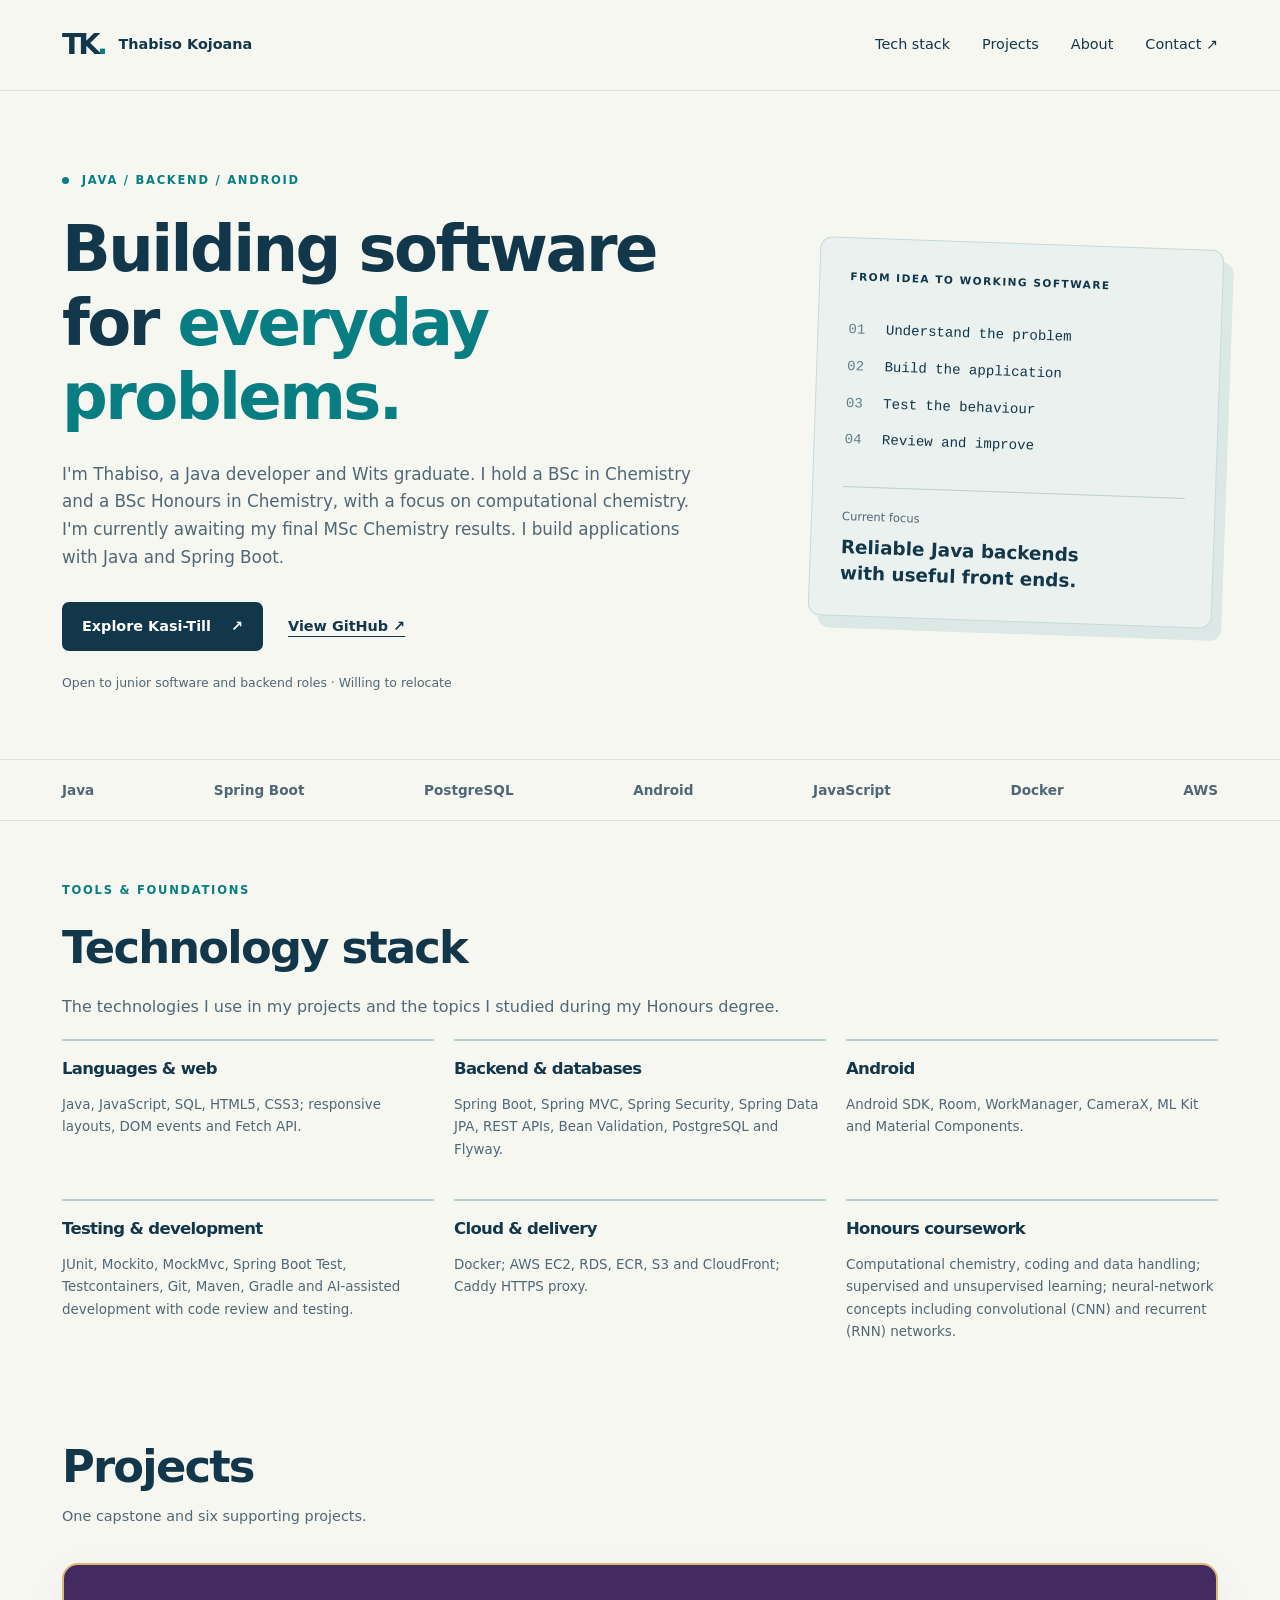
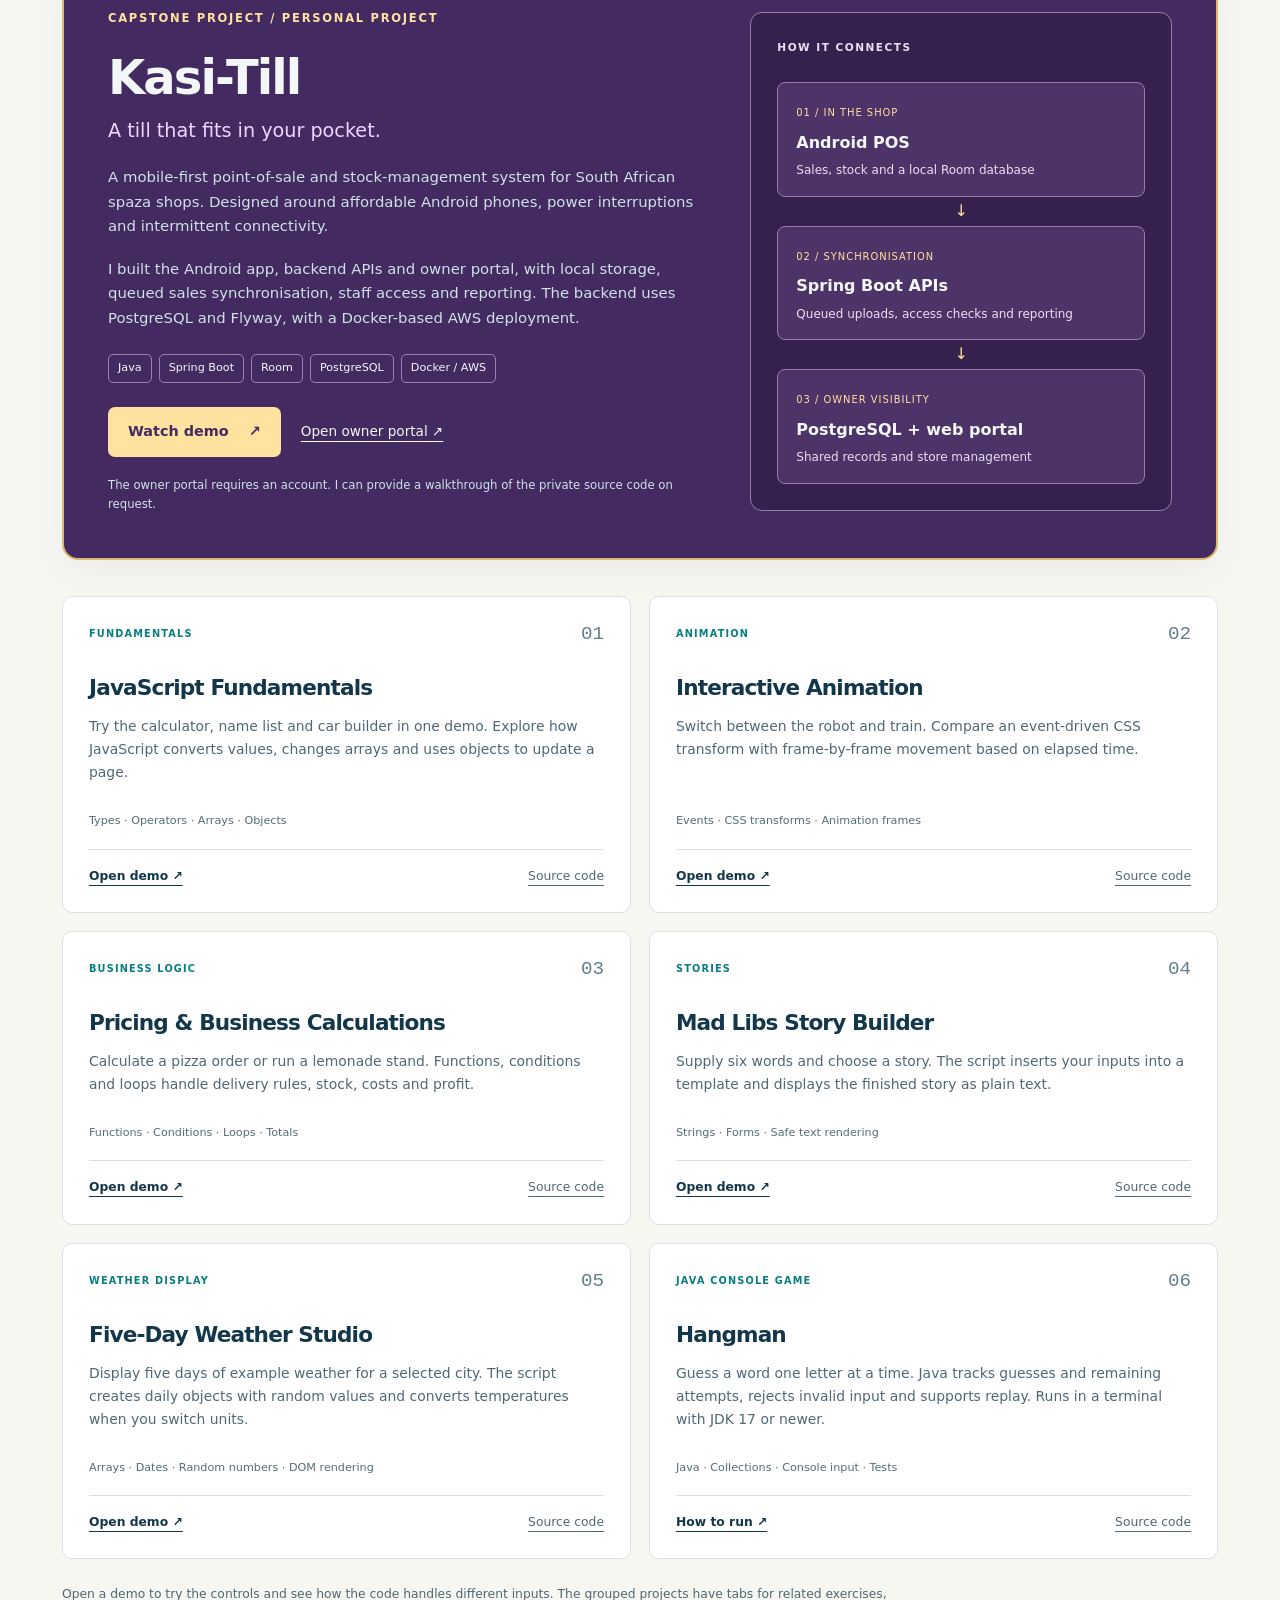
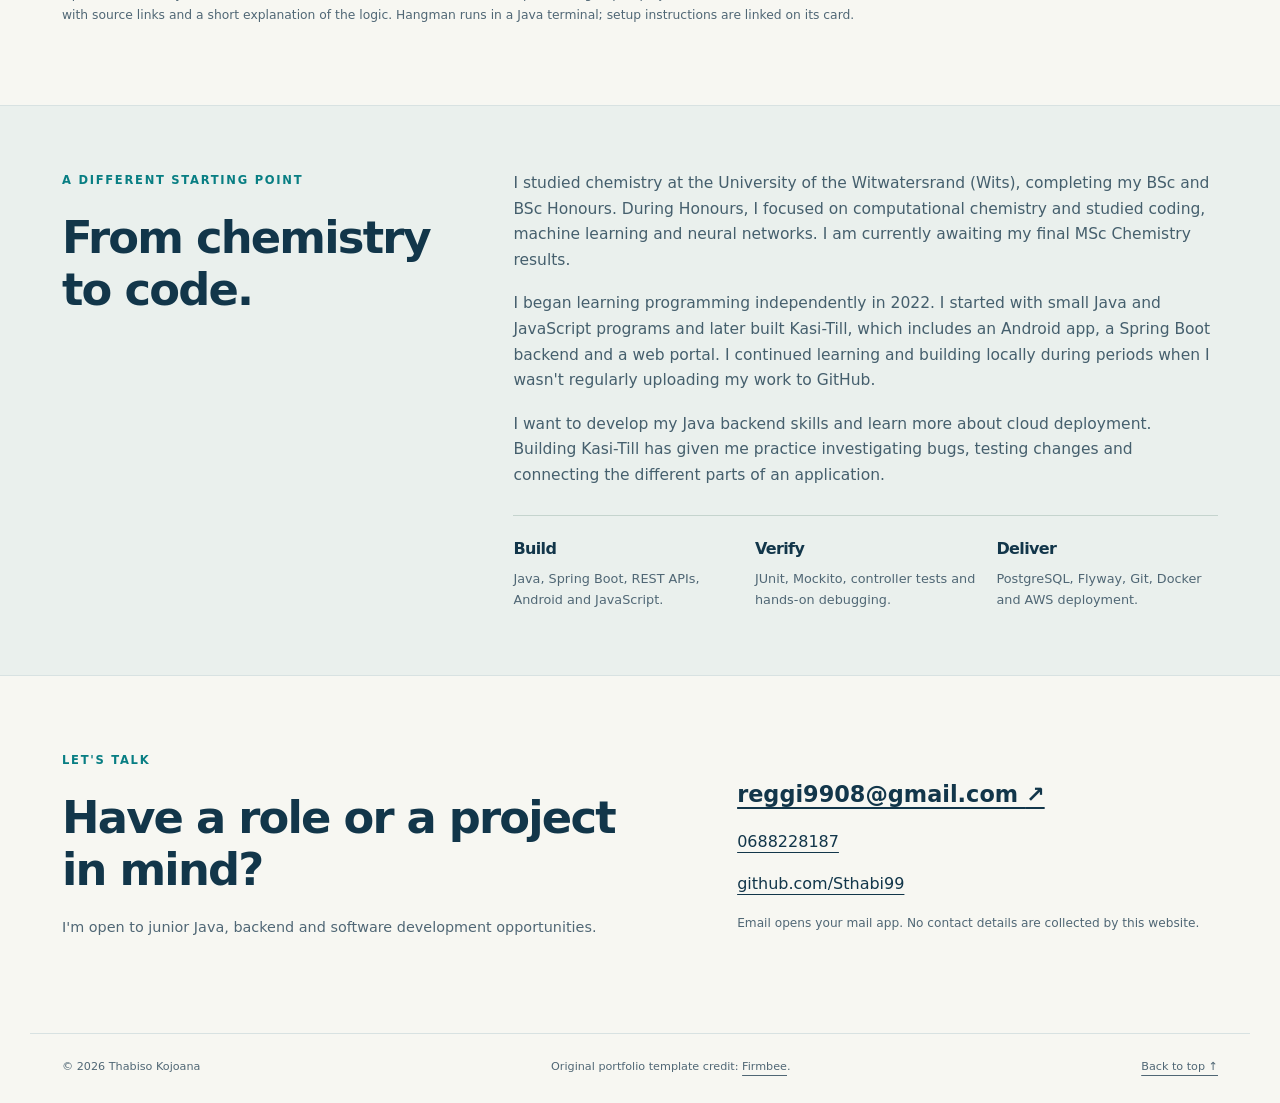
<file: index.html>
<!DOCTYPE html>
<html lang="en">
<head>
<meta charset="UTF-8"><meta name="viewport" content="width=device-width, initial-scale=1">
<meta name="author" content="Thabiso Kojoana">
<meta name="description" content="Thabiso Kojoana's software portfolio: Java, Spring Boot, Android and web projects, including Kasi-Till, a mobile-first point-of-sale system.">
<meta name="theme-color" content="#12364a">
<title>Thabiso Kojoana | Java &amp; Backend Developer</title>
<link rel="stylesheet" href="css/portfolio.css">
<link rel="stylesheet" href="css/portfolio-refinements.css">
<script src="js/portfolio.js" defer></script>
</head>
<body>
<a class="skip-link" href="#main">Skip to content</a>
<header class="site-header"><div class="shell nav-wrap">
<a class="brand" href="#home" aria-label="Thabiso Kojoana, home"><span class="monogram" aria-hidden="true">TK<span>.</span></span><span>Thabiso Kojoana</span></a>
<nav aria-label="Main navigation"><a href="#technology">Tech stack</a><a href="#portfolio">Projects</a><a href="#about">About</a><a href="#contact">Contact <span aria-hidden="true">↗</span></a></nav>
</div></header>
<main id="main">
<section id="home" class="hero shell">
<div class="hero-copy"><p class="eyebrow"><span class="status-dot" aria-hidden="true"></span> JAVA / BACKEND / ANDROID</p>
<h1>Building software<br>for <em>everyday problems.</em></h1>
<p class="lead">I'm Thabiso, a Java developer and Wits graduate. I hold a BSc in Chemistry and a BSc Honours in Chemistry, with a focus on computational chemistry. I'm currently awaiting my final MSc Chemistry results. I build applications with Java and Spring Boot.</p>
<div class="hero-actions"><a class="button primary" href="#kasi-till">Explore Kasi-Till <span aria-hidden="true">↗</span></a><a class="text-link" href="https://github.com/Sthabi99">View GitHub <span aria-hidden="true">↗</span></a></div>
<p class="availability">Open to junior software and backend roles · Willing to relocate</p></div>
<aside class="hero-note" aria-label="Development focus"><p class="note-label">FROM IDEA TO WORKING SOFTWARE</p><div class="code-lines" aria-hidden="true"><span>01</span> Understand the problem<br><span>02</span> Build the application<br><span>03</span> Test the behaviour<br><span>04</span> Review and improve</div><div class="note-bottom"><span>Current focus</span><strong>Reliable Java backends<br>with useful front ends.</strong></div></aside>
</section>
<div class="skills-band"><div class="shell"><span>Java</span><span>Spring Boot</span><span>PostgreSQL</span><span>Android</span><span>JavaScript</span><span>Docker</span><span>AWS</span></div></div>
<section id="technology" class="shell technology-section"><p class="eyebrow">TOOLS &amp; FOUNDATIONS</p><h2>Technology stack</h2><p class="technology-intro">The technologies I use in my projects and the topics I studied during my Honours degree.</p><div class="technology-grid"><article><h3>Languages &amp; web</h3><p>Java, JavaScript, SQL, HTML5, CSS3; responsive layouts, DOM events and Fetch API.</p></article><article><h3>Backend &amp; databases</h3><p>Spring Boot, Spring MVC, Spring Security, Spring Data JPA, REST APIs, Bean Validation, PostgreSQL and Flyway.</p></article><article><h3>Android</h3><p>Android SDK, Room, WorkManager, CameraX, ML Kit and Material Components.</p></article><article><h3>Testing &amp; development</h3><p>JUnit, Mockito, MockMvc, Spring Boot Test, Testcontainers, Git, Maven, Gradle and AI-assisted development with code review and testing.</p></article><article><h3>Cloud &amp; delivery</h3><p>Docker; AWS EC2, RDS, ECR, S3 and CloudFront; Caddy HTTPS proxy.</p></article><article><h3>Honours coursework</h3><p>Computational chemistry, coding and data handling; supervised and unsupervised learning; neural-network concepts including convolutional (CNN) and recurrent (RNN) networks.</p></article></div></section>
<section id="portfolio" class="shell projects-section">
<div class="section-heading"><div><h2>Projects</h2><p class="projects-summary">One capstone and six supporting projects.</p></div></div>
<article id="kasi-till" class="featured">
<div class="featured-copy"><p class="eyebrow">CAPSTONE PROJECT / PERSONAL PROJECT</p><h3>Kasi-Till</h3><p class="feature-summary">A till that fits in your pocket.</p>
<p>A mobile-first point-of-sale and stock-management system for South African spaza shops. Designed around affordable Android phones, power interruptions and intermittent connectivity.</p>
<p>I built the Android app, backend APIs and owner portal, with local storage, queued sales synchronisation, staff access and reporting. The backend uses PostgreSQL and Flyway, with a Docker-based AWS deployment.</p>
<div class="tags"><span>Java</span><span>Spring Boot</span><span>Room</span><span>PostgreSQL</span><span>Docker / AWS</span></div>
<div class="feature-links"><a class="button light" href="https://youtu.be/FUxB36qgQo0">Watch demo <span aria-hidden="true">↗</span></a><a href="https://63-186-192-30.sslip.io">Open owner portal <span aria-hidden="true">↗</span></a></div>
<p class="feature-footnote">The owner portal requires an account. I can provide a walkthrough of the private source code on request.</p></div>
<div class="architecture" aria-label="Kasi-Till system overview"><p class="note-label">HOW IT CONNECTS</p>
<div class="system-node"><span>01 / IN THE SHOP</span><strong>Android POS</strong><p>Sales, stock and a local Room database</p></div>
<div class="connector" aria-hidden="true">↓</div><div class="system-node"><span>02 / SYNCHRONISATION</span><strong>Spring Boot APIs</strong><p>Queued uploads, access checks and reporting</p></div>
<div class="connector" aria-hidden="true">↓</div><div class="system-node"><span>03 / OWNER VISIBILITY</span><strong>PostgreSQL + web portal</strong><p>Shared records and store management</p></div>
</div></article>

<div class="project-grid">
<article class="project-card"><div class="card-top"><span class="project-type">FUNDAMENTALS</span><span class="card-number" aria-hidden="true">01</span></div><h3>JavaScript Fundamentals</h3><p>Try the calculator, name list and car builder in one demo. Explore how JavaScript converts values, changes arrays and uses objects to update a page.</p><p class="stack">Types · Operators · Arrays · Objects</p><div class="card-links"><a href="projects/fundamentals.html">Open demo ↗</a><a class="source" href="https://github.com/Sthabi99/Sthabi99.github.io/blob/main/projects/fundamentals.html">Source code</a></div></article>
<article class="project-card"><div class="card-top"><span class="project-type">ANIMATION</span><span class="card-number" aria-hidden="true">02</span></div><h3>Interactive Animation</h3><p>Switch between the robot and train. Compare an event-driven CSS transform with frame-by-frame movement based on elapsed time.</p><p class="stack">Events · CSS transforms · Animation frames</p><div class="card-links"><a href="projects/animation.html">Open demo ↗</a><a class="source" href="https://github.com/Sthabi99/Sthabi99.github.io/blob/main/projects/animation.html">Source code</a></div></article>
<article class="project-card"><div class="card-top"><span class="project-type">BUSINESS LOGIC</span><span class="card-number" aria-hidden="true">03</span></div><h3>Pricing &amp; Business Calculations</h3><p>Calculate a pizza order or run a lemonade stand. Functions, conditions and loops handle delivery rules, stock, costs and profit.</p><p class="stack">Functions · Conditions · Loops · Totals</p><div class="card-links"><a href="projects/business.html">Open demo ↗</a><a class="source" href="https://github.com/Sthabi99/Sthabi99.github.io/blob/main/projects/business.html">Source code</a></div></article>
<article class="project-card"><div class="card-top"><span class="project-type">STORIES</span><span class="card-number" aria-hidden="true">04</span></div><h3>Mad Libs Story Builder</h3><p>Supply six words and choose a story. The script inserts your inputs into a template and displays the finished story as plain text.</p><p class="stack">Strings · Forms · Safe text rendering</p><div class="card-links"><a href="chapter10/chapter10.html">Open demo ↗</a><a class="source" href="https://github.com/Sthabi99/Sthabi99.github.io/tree/main/chapter10">Source code</a></div></article>
<article class="project-card"><div class="card-top"><span class="project-type">WEATHER DISPLAY</span><span class="card-number" aria-hidden="true">05</span></div><h3>Five-Day Weather Studio</h3><p>Display five days of example weather for a selected city. The script creates daily objects with random values and converts temperatures when you switch units.</p><p class="stack">Arrays · Dates · Random numbers · DOM rendering</p><div class="card-links"><a href="chapter17/chapter17.html">Open demo ↗</a><a class="source" href="https://github.com/Sthabi99/Sthabi99.github.io/tree/main/chapter17">Source code</a></div></article>
<article class="project-card"><div class="card-top"><span class="project-type">JAVA CONSOLE GAME</span><span class="card-number" aria-hidden="true">06</span></div><h3>Hangman</h3><p>Guess a word one letter at a time. Java tracks guesses and remaining attempts, rejects invalid input and supports replay. Runs in a terminal with JDK 17 or newer.</p><p class="stack">Java · Collections · Console input · Tests</p><div class="card-links"><a href="https://github.com/Sthabi99/Sthabi99.github.io/tree/main/java/hangman#compile-and-play">How to run ↗</a><a class="source" href="https://github.com/Sthabi99/Sthabi99.github.io/tree/main/java/hangman">Source code</a></div></article>
</div>
<p class="collection-note">Open a demo to try the controls and see how the code handles different inputs. The grouped projects have tabs for related exercises, with source links and a short explanation of the logic. Hangman runs in a Java terminal; setup instructions are linked on its card.</p>
</section>
<section id="about" class="about-section"><div class="shell about-grid">
<div><p class="eyebrow">A DIFFERENT STARTING POINT</p><h2>From chemistry<br>to code.</h2></div>
<div><p>I studied chemistry at the University of the Witwatersrand (Wits), completing my BSc and BSc Honours. During Honours, I focused on computational chemistry and studied coding, machine learning and neural networks. I am currently awaiting my final MSc Chemistry results.</p>
<p>I began learning programming independently in 2022. I started with small Java and JavaScript programs and later built Kasi-Till, which includes an Android app, a Spring Boot backend and a web portal. I continued learning and building locally during periods when I wasn't regularly uploading my work to GitHub.</p>
<p>I want to develop my Java backend skills and learn more about cloud deployment. Building Kasi-Till has given me practice investigating bugs, testing changes and connecting the different parts of an application.</p>
<div class="focus-grid"><div><h3>Build</h3><p>Java, Spring Boot, REST APIs, Android and JavaScript.</p></div><div><h3>Verify</h3><p>JUnit, Mockito, controller tests and hands-on debugging.</p></div><div><h3>Deliver</h3><p>PostgreSQL, Flyway, Git, Docker and AWS deployment.</p></div></div>
</div></div></section>
<section id="contact" class="shell contact-section"><div><p class="eyebrow">LET'S TALK</p><h2>Have a role or a project<br>in mind?</h2><p>I'm open to junior Java, backend and software development opportunities.</p></div>
<div class="contact-links"><a class="email-link" href="mailto:reggi9908@gmail.com">reggi9908@gmail.com <span aria-hidden="true">↗</span></a><a class="phone-link" href="tel:+27688228187">0688228187</a><a href="https://github.com/Sthabi99">github.com/Sthabi99</a><p>Email opens your mail app. No contact details are collected by this website.</p></div></section>
</main>
<footer class="shell site-footer"><p>© <span id="year">2026</span> Thabiso Kojoana</p><p>Original portfolio template credit: <a href="https://firmbee.com">Firmbee</a>.</p><a href="#home">Back to top ↑</a></footer>
</body></html>
</file>
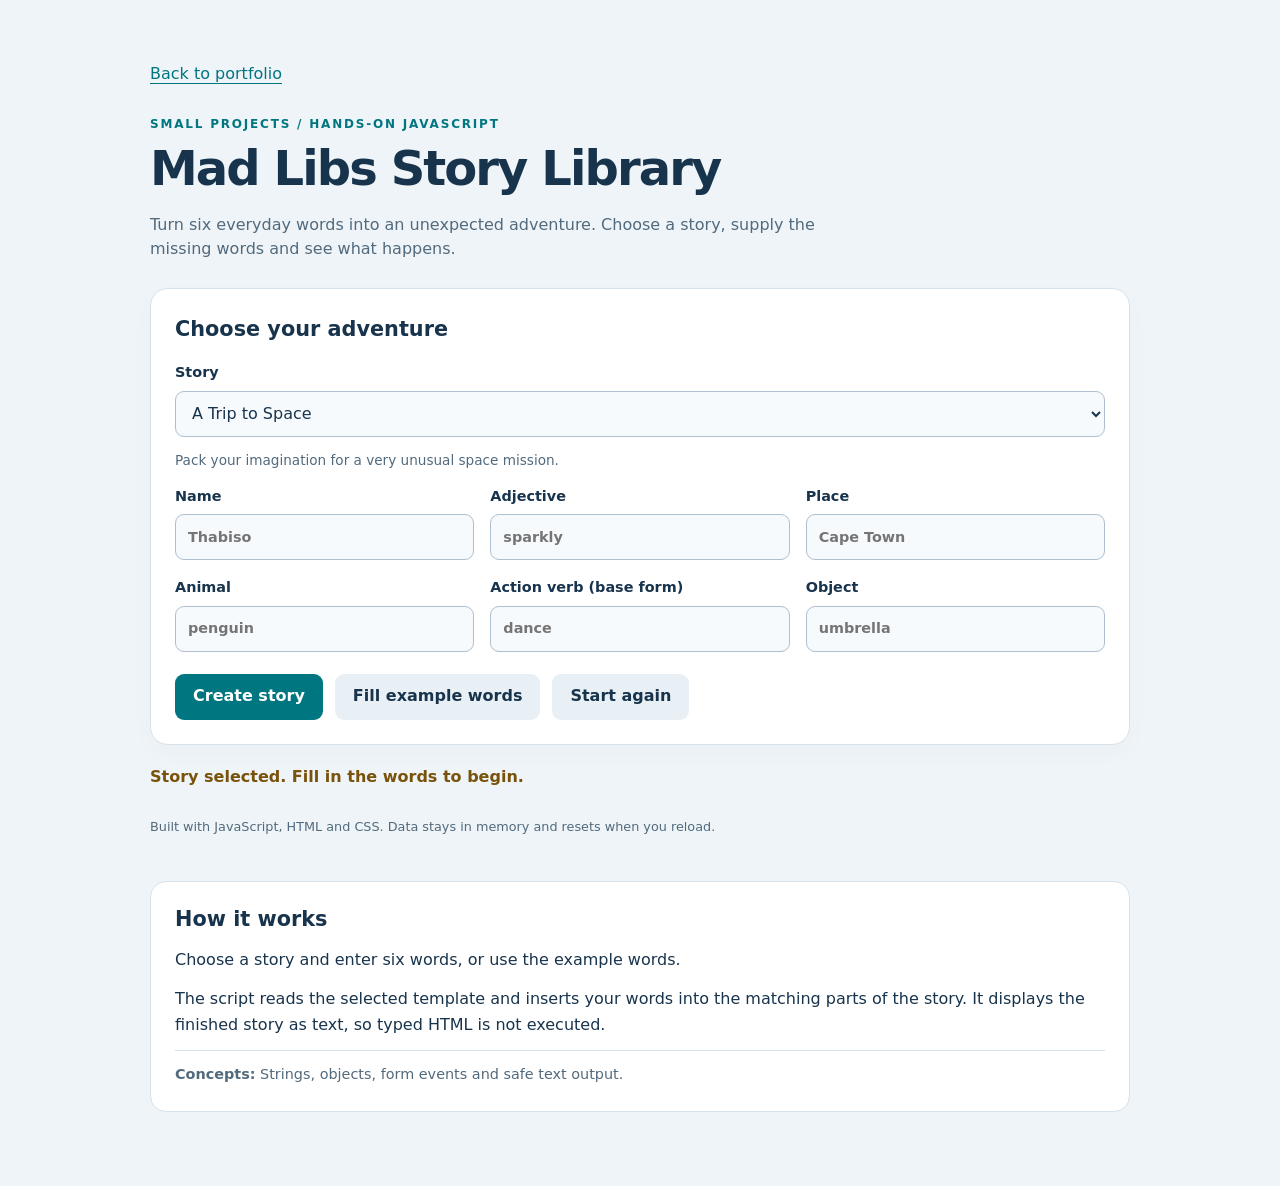
<file: chapter10/chapter10.html>
<!DOCTYPE html>
<html lang="en"><head><meta charset="UTF-8"><meta name="viewport" content="width=device-width, initial-scale=1"><title>Mad Libs Story Library</title><link rel="stylesheet" href="chapter10.css"><link rel="stylesheet" href="../assets/project-notes.css"></head>
<body><main><a href="../index.html">Back to portfolio</a><p class="eyebrow">SMALL PROJECTS / HANDS-ON JAVASCRIPT</p><h1>Mad Libs Story Library</h1><p class="intro">Turn six everyday words into an unexpected adventure. Choose a story, supply the missing words and see what happens.</p>
<form id="storyForm" class="panel"><h2>Choose your adventure</h2><label for="template">Story</label><select id="template"><option value="space">A Trip to Space</option><option value="picnic">The Unexpected Picnic</option><option value="robot">The Robot's First Day</option></select><p id="hint" class="note"></p>
<div class="fields"><label>Name<input id="name" maxlength="60" required placeholder="Thabiso"></label><label>Adjective<input id="adjective" maxlength="60" required placeholder="sparkly"></label><label>Place<input id="place" maxlength="60" required placeholder="Cape Town"></label><label>Animal<input id="animal" maxlength="60" required placeholder="penguin"></label><label>Action verb (base form)<input id="verb" maxlength="60" required placeholder="dance"></label><label>Object<input id="object" maxlength="60" required placeholder="umbrella"></label></div>
<div class="controls"><button type="submit">Create story</button><button type="button" id="example" class="secondary">Fill example words</button><button type="button" id="reset" class="secondary">Start again</button></div></form>
<p class="status" id="status" role="status" aria-live="polite"></p>
<section class="panel" id="result" hidden aria-labelledby="storyTitle"><h2 id="storyTitle"></h2><p id="story" class="story"></p></section>

<footer>Built with JavaScript, HTML and CSS. Data stays in memory and resets when you reload.</footer><section class="project-explanation" aria-label="About this project"><h2>How it works</h2><p>Choose a story and enter six words, or use the example words.</p><p>The script reads the selected template and inserts your words into the matching parts of the story. It displays the finished story as text, so typed HTML is not executed.</p><p class="concepts"><strong>Concepts:</strong> Strings, objects, form events and safe text output.</p></section></main><script src="chapter10.js"></script></body></html>
</file>
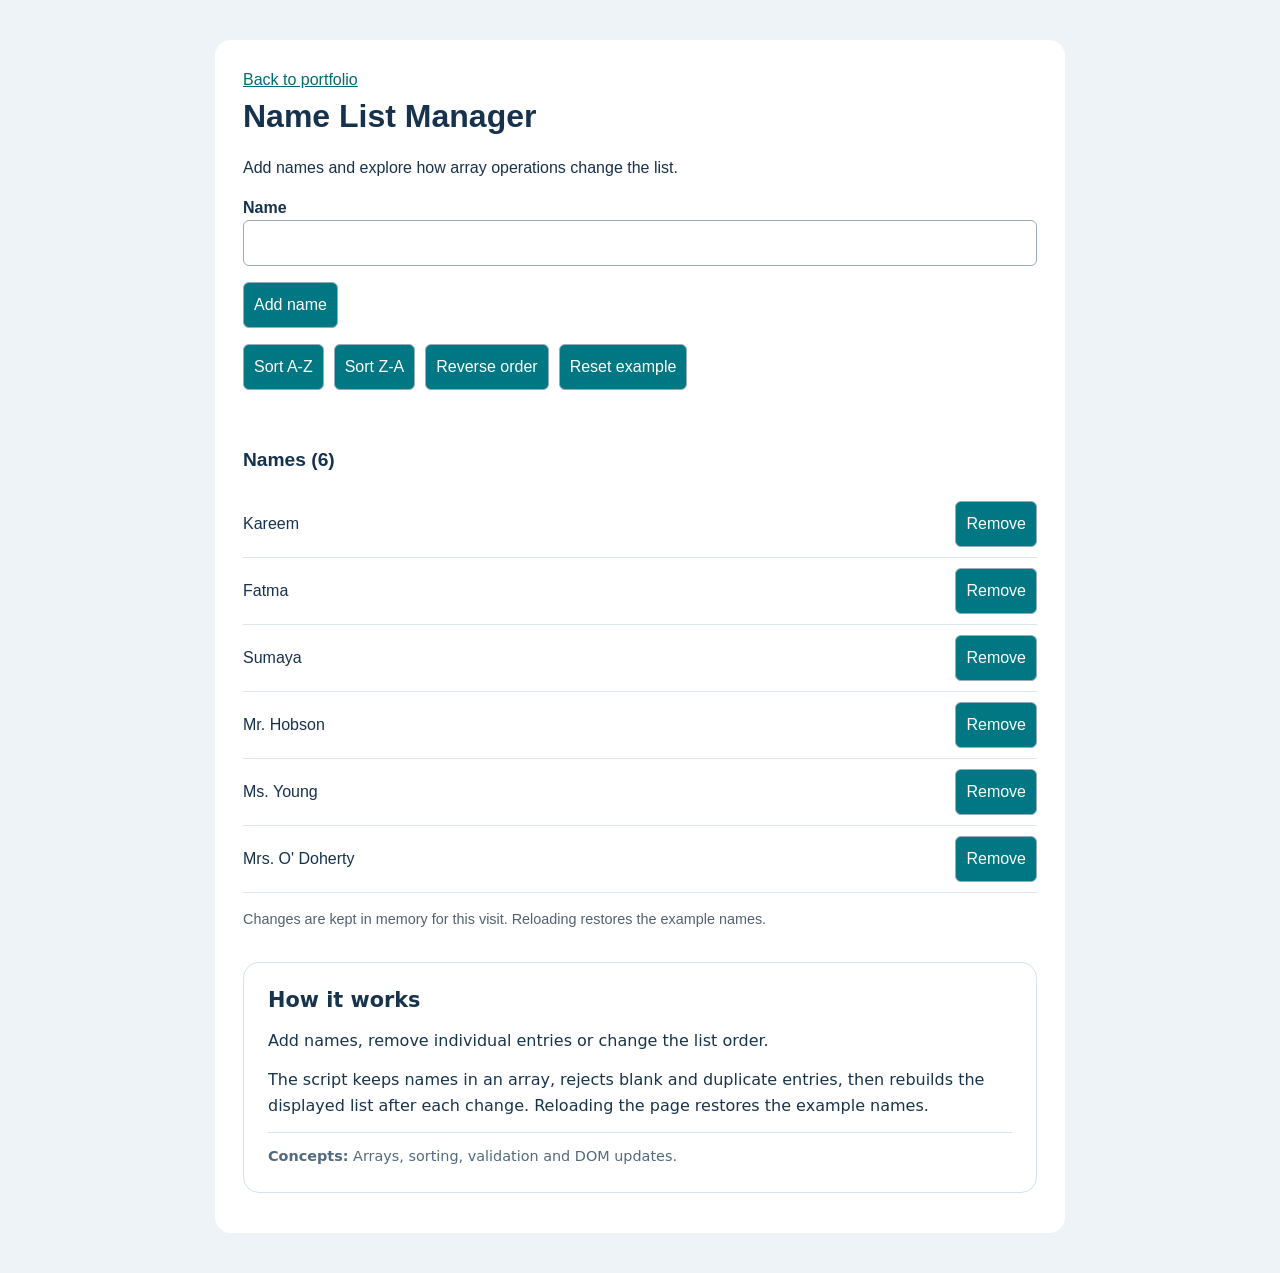
<file: chapter11/chapter11.html>
<!DOCTYPE html>
<html lang="en"><head><meta charset="UTF-8"><meta name="viewport" content="width=device-width, initial-scale=1">
<title>Name List Manager</title><link rel="stylesheet" href="chapter11.css"><link rel="stylesheet" href="../assets/project-notes.css"></head>
<body><main><a href="../index.html">Back to portfolio</a><h1>Name List Manager</h1>
<p>Add names and explore how array operations change the list.</p>
<form id="nameForm"><label for="nameInput">Name</label><input id="nameInput" maxlength="80" autocomplete="off" required>
<div class="controls"><button type="submit">Add name</button></div></form>
<div class="controls"><button id="sortAsc">Sort A-Z</button><button id="sortDesc">Sort Z-A</button>
<button id="reverse">Reverse order</button><button id="reset">Reset example</button></div>
<p id="status" role="status" aria-live="polite"></p><h2>Names (<span id="count">0</span>)</h2>
<ol id="peopleIKnow"></ol><p id="empty" hidden>No names yet. Add a name to get started.</p>
<p class="note">Changes are kept in memory for this visit. Reloading restores the example names.</p>
<section class="project-explanation" aria-label="About this project"><h2>How it works</h2><p>Add names, remove individual entries or change the list order.</p><p>The script keeps names in an array, rejects blank and duplicate entries, then rebuilds the displayed list after each change. Reloading the page restores the example names.</p><p class="concepts"><strong>Concepts:</strong> Arrays, sorting, validation and DOM updates.</p></section></main><script src="chapter11.js"></script></body></html>
</file>
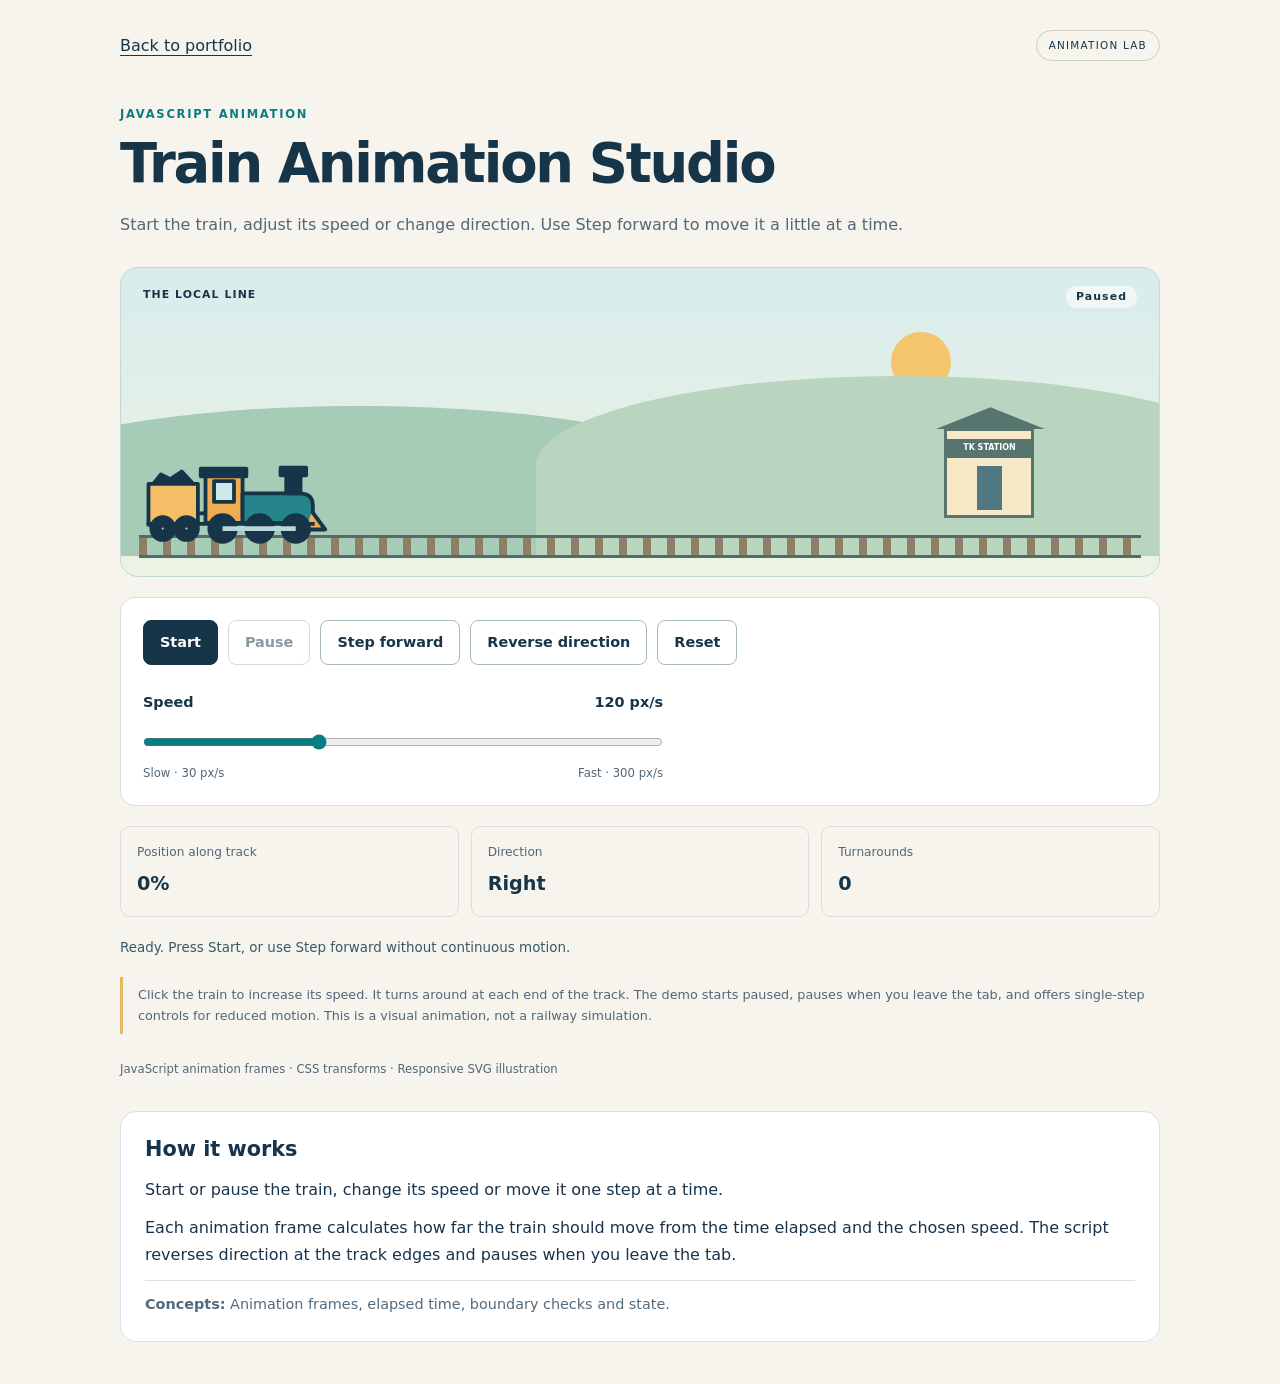
<file: chapter13/chapter13.html>
<!DOCTYPE html>
<html lang="en"><head><meta charset="UTF-8"><meta name="viewport" content="width=device-width, initial-scale=1">
<title>Train Animation Studio</title><link rel="stylesheet" href="chapter13.css"><script src="chapter13.js" defer></script><link rel="stylesheet" href="../assets/project-notes.css"></head>
<body><main><header><a href="../index.html">Back to portfolio</a><span class="badge">ANIMATION LAB</span></header>
<p class="eyebrow">JAVASCRIPT ANIMATION</p><h1>Train Animation Studio</h1>
<p class="intro">Start the train, adjust its speed or change direction. Use Step forward to move it a little at a time.</p>
<section class="scene" aria-label="Train track">
<div class="scene-label"><span>THE LOCAL LINE</span><span id="state">Paused</span></div>
<div class="sun" aria-hidden="true"></div><div class="hill hill-one" aria-hidden="true"></div><div class="hill hill-two" aria-hidden="true"></div>
<div class="station" aria-hidden="true"><span>TK STATION</span><div></div></div>
<div id="track"><div class="rails" aria-hidden="true"></div>
<button id="train" type="button" aria-label="Increase train speed by 30 pixels per second" title="Click or press Enter to increase speed">
<svg viewBox="0 0 200 110" aria-hidden="true"><g stroke="#173548" stroke-width="4" stroke-linejoin="round">
<path d="M10 42h52v43H10Z" fill="#f5bd65"/><path d="M15 42l8-10 10 5 12-8 12 13" fill="#173548"/>
<path d="M70 28h39v55H70Z" fill="#f1ac52"/><path d="M65 26h48v8H65Z" fill="#173548"/><path d="M79 39h21v22H79Z" fill="#cce8e9"/>
<path d="M109 52h60q14 0 14 13v18h-74Z" fill="#25858b"/><path d="M155 30h15v22h-15Z" fill="#173548"/>
<path d="M149 25h27v8h-27Z" fill="#173548"/><path d="m182 71 14 19h-21" fill="#f1ac52"/>
<path d="M8 84h177" fill="none"/><path d="M62 73h8" fill="none"/>
<circle cx="25" cy="89" r="12" fill="#173548"/><circle cx="50" cy="89" r="12" fill="#173548"/>
<circle cx="88" cy="89" r="14" fill="#173548"/><circle cx="127" cy="89" r="14" fill="#173548"/><circle cx="165" cy="89" r="14" fill="#173548"/>
<path d="M88 89h77" stroke="#b9d6da" stroke-width="5"/><circle cx="25" cy="89" r="3" fill="#cce8e9"/><circle cx="50" cy="89" r="3" fill="#cce8e9"/>
</g></svg></button></div></section>
<section class="controls" aria-label="Animation controls"><div class="buttons"><button id="start" type="button" class="primary">Start</button><button id="pause" type="button" disabled>Pause</button><button id="step" type="button">Step forward</button><button id="reverse" type="button">Reverse direction</button><button id="reset" type="button">Reset</button></div>
<div class="speed-control"><label for="speed">Speed <output id="speedValue" for="speed">120 px/s</output></label><input id="speed" type="range" min="30" max="300" step="30" value="120"><div class="range-labels"><span>Slow · 30 px/s</span><span>Fast · 300 px/s</span></div></div></section>
<div class="metrics" aria-label="Animation information"><div><span>Position along track</span><strong id="position">0%</strong></div><div><span>Direction</span><strong id="direction">Right</strong></div><div><span>Turnarounds</span><strong id="turns">0</strong></div></div>
<p id="status" role="status" aria-live="polite">Ready. Press Start, or use Step forward without continuous motion.</p>
<p class="note">Click the train to increase its speed. It turns around at each end of the track. The demo starts paused, pauses when you leave the tab, and offers single-step controls for reduced motion. This is a visual animation, not a railway simulation.</p>
<footer>JavaScript animation frames · CSS transforms · Responsive SVG illustration</footer><section class="project-explanation" aria-label="About this project"><h2>How it works</h2><p>Start or pause the train, change its speed or move it one step at a time.</p><p>Each animation frame calculates how far the train should move from the time elapsed and the chosen speed. The script reverses direction at the track edges and pauses when you leave the tab.</p><p class="concepts"><strong>Concepts:</strong> Animation frames, elapsed time, boundary checks and state.</p></section></main></body></html>
</file>
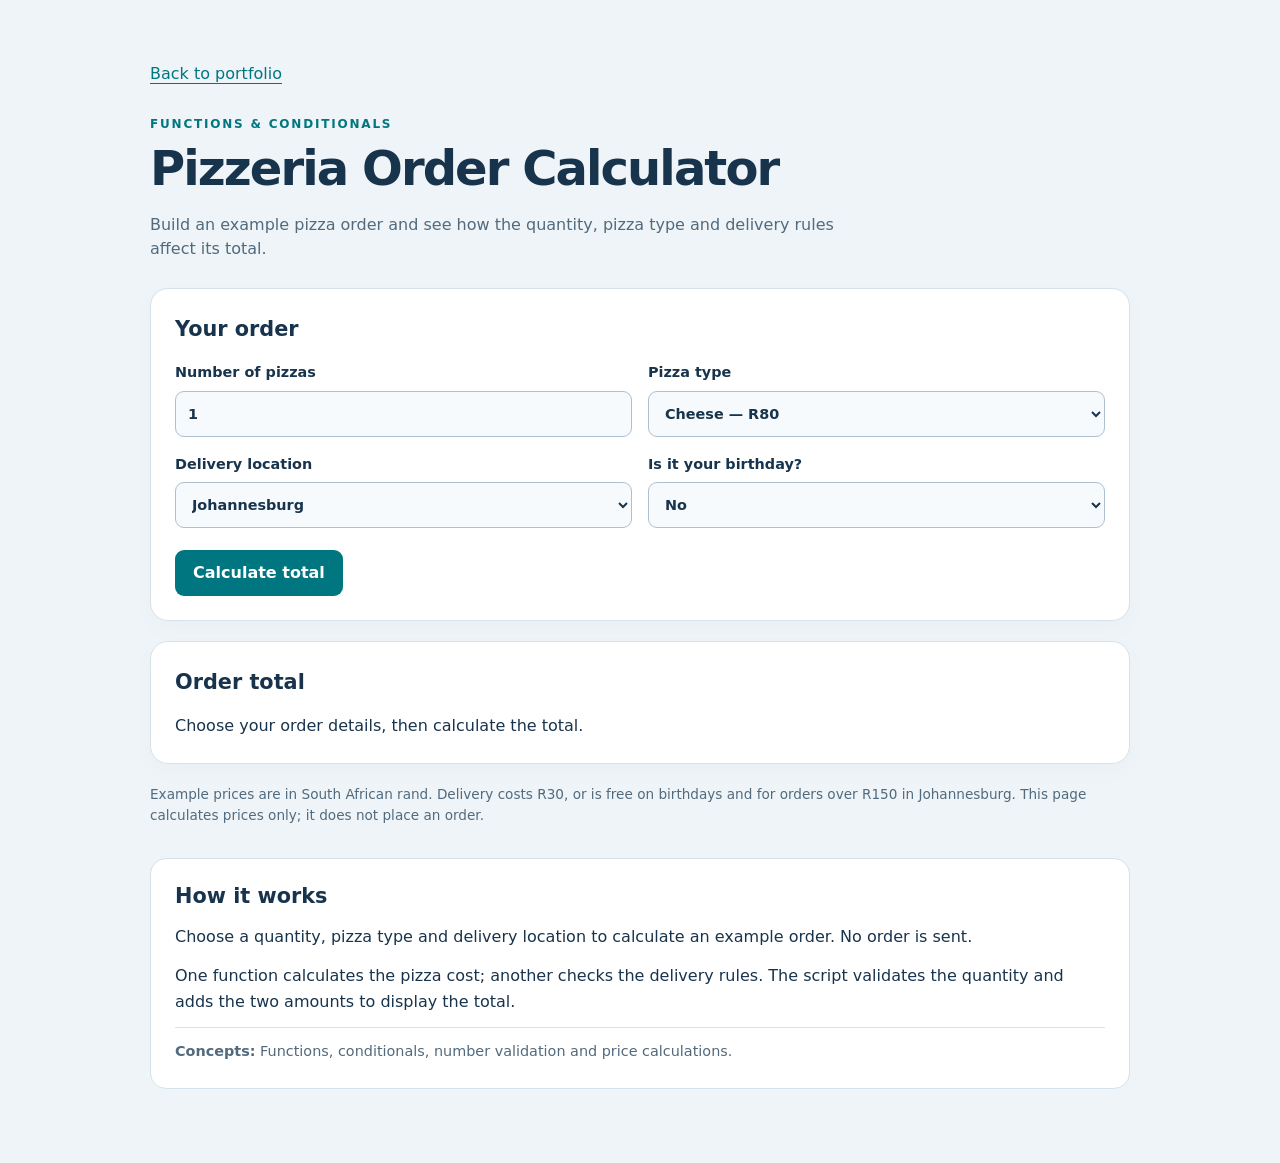
<file: chapter14/chapter14.html>
<!DOCTYPE html>
<html lang="en"><head><meta charset="UTF-8"><meta name="viewport" content="width=device-width, initial-scale=1"><title>Pizzeria Order Calculator</title><link rel="stylesheet" href="chapter14.css"><link rel="stylesheet" href="../assets/project-notes.css"></head>
<body><main><a href="../index.html">Back to portfolio</a><p class="eyebrow">FUNCTIONS &amp; CONDITIONALS</p><h1>Pizzeria Order Calculator</h1><p class="intro">Build an example pizza order and see how the quantity, pizza type and delivery rules affect its total.</p>
<section class="panel"><h2>Your order</h2><div id="orderForm" class="fields">
<label>Number of pizzas<input type="number" id="numPizzas" min="1" max="100" step="1" value="1"></label>
<label>Pizza type<select id="typePizza"><option value="cheese">Cheese — R80</option><option value="pepperoni">Pepperoni — R80</option><option value="supreme">Supreme — R100</option></select></label>
<label>Delivery location<select id="deliveryCity"><option value="Johannesburg">Johannesburg</option><option value="Pretoria">Pretoria</option><option value="Vaal">Vaal</option></select></label>
<label>Is it your birthday?<select id="birthday"><option value="no">No</option><option value="yes">Yes</option></select></label></div>
<div class="controls"><button type="button" id="placeOrder">Calculate total</button></div></section>
<section class="panel"><h2>Order total</h2><div id="displayTotal" role="status" aria-live="polite">Choose your order details, then calculate the total.</div></section>
<p class="note">Example prices are in South African rand. Delivery costs R30, or is free on birthdays and for orders over R150 in Johannesburg. This page calculates prices only; it does not place an order.</p>
<section class="project-explanation" aria-label="About this project"><h2>How it works</h2><p>Choose a quantity, pizza type and delivery location to calculate an example order. No order is sent.</p><p>One function calculates the pizza cost; another checks the delivery rules. The script validates the quantity and adds the two amounts to display the total.</p><p class="concepts"><strong>Concepts:</strong> Functions, conditionals, number validation and price calculations.</p></section></main><script src="chapter14.js"></script></body></html>
</file>
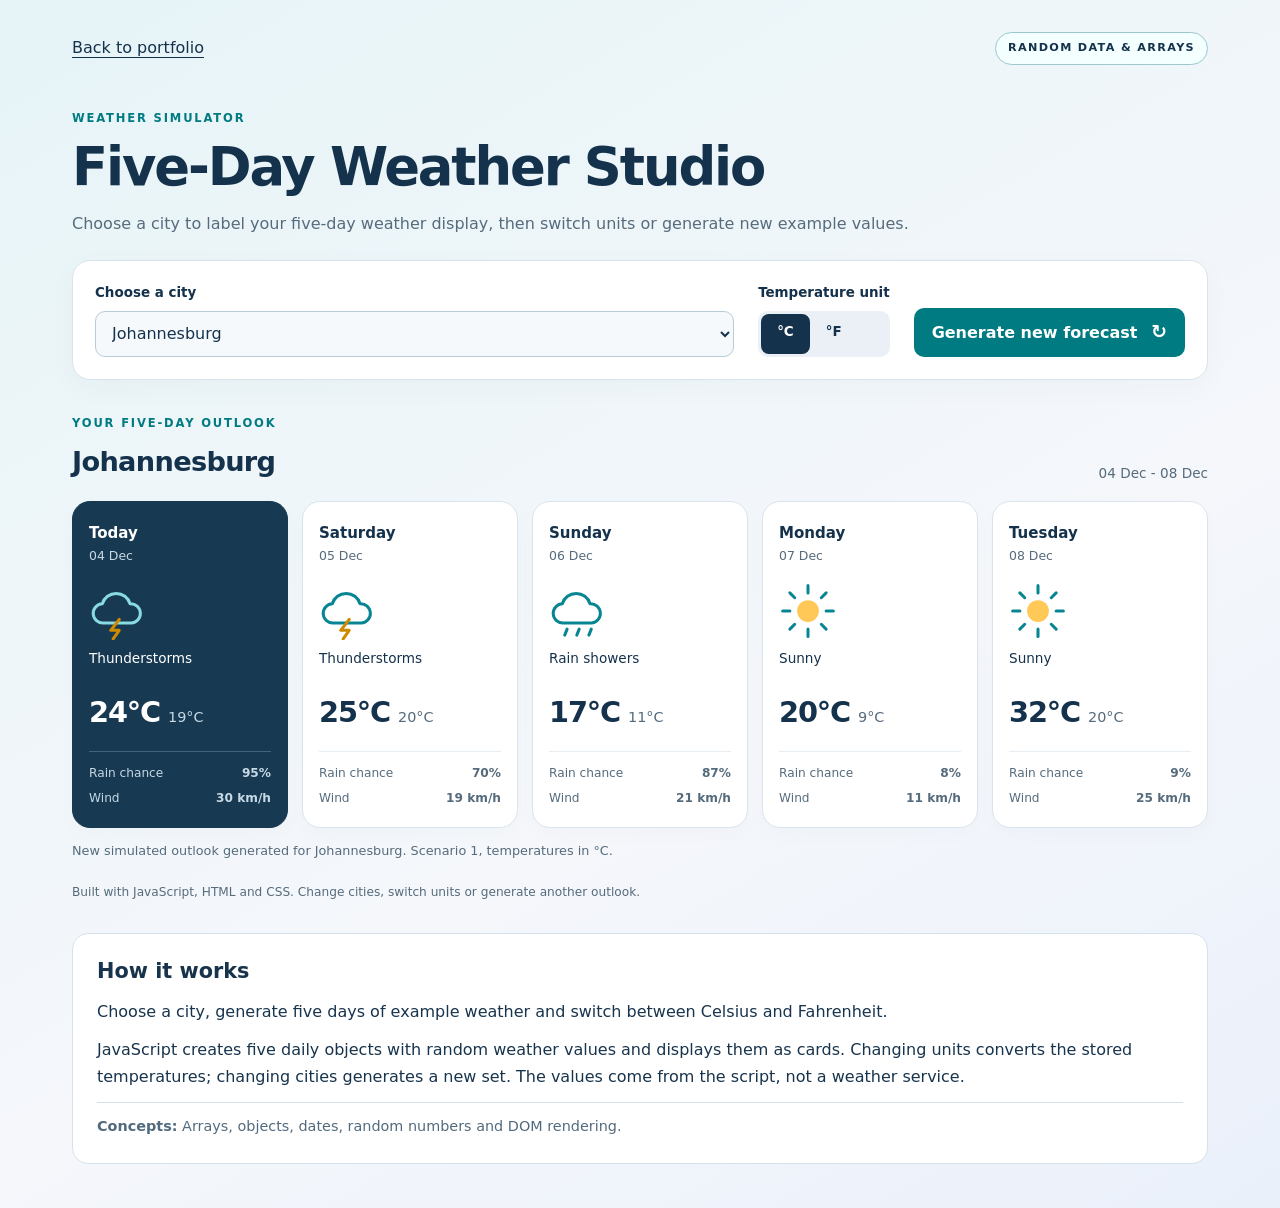
<file: chapter17/chapter17.html>
<!DOCTYPE html>
<html lang="en">
<head>
<meta charset="UTF-8"><meta name="viewport" content="width=device-width, initial-scale=1">
<title>Five-Day Weather Studio</title><link rel="stylesheet" href="chapter17.css">
<link rel="stylesheet" href="../assets/project-notes.css"></head>
<body>
<main>
<header><a href="../index.html" class="back">Back to portfolio</a><span class="badge">RANDOM DATA &amp; ARRAYS</span></header>
<section class="intro"><p class="eyebrow">WEATHER SIMULATOR</p><h1>Five-Day Weather Studio</h1>
<p>Choose a city to label your five-day weather display, then switch units or generate new example values.</p></section>
<section class="toolbar" aria-label="Forecast controls">
<div class="city-control"><label for="city">Choose a city</label><select id="city">
<option value="johannesburg">Johannesburg</option><option value="cape-town">Cape Town</option>
<option value="durban">Durban</option><option value="pretoria">Pretoria</option>
<option value="bloemfontein">Bloemfontein</option><option value="gqeberha">Gqeberha</option>
</select></div>
<fieldset><legend>Temperature unit</legend><div class="units">
<label><input type="radio" name="unit" value="C" checked><span>°C</span></label>
<label><input type="radio" name="unit" value="F"><span>°F</span></label>
</div></fieldset>
<button type="button" id="refresh">Generate new forecast <span aria-hidden="true">↻</span></button>
</section>
<section class="outlook" aria-labelledby="forecastTitle">
<div class="outlook-heading"><div><p class="eyebrow">YOUR FIVE-DAY OUTLOOK</p><h2 id="forecastTitle"></h2></div><p id="dateRange"></p></div>
<div id="5DayWeather" class="forecast-grid"></div>
</section>
<p id="status" role="status" aria-live="polite"></p>

<footer>Built with JavaScript, HTML and CSS. Change cities, switch units or generate another outlook.</footer>
<section class="project-explanation" aria-label="About this project"><h2>How it works</h2><p>Choose a city, generate five days of example weather and switch between Celsius and Fahrenheit.</p><p>JavaScript creates five daily objects with random weather values and displays them as cards. Changing units converts the stored temperatures; changing cities generates a new set. The values come from the script, not a weather service.</p><p class="concepts"><strong>Concepts:</strong> Arrays, objects, dates, random numbers and DOM rendering.</p></section></main><script src="chapter17.js"></script>
</body></html>
</file>
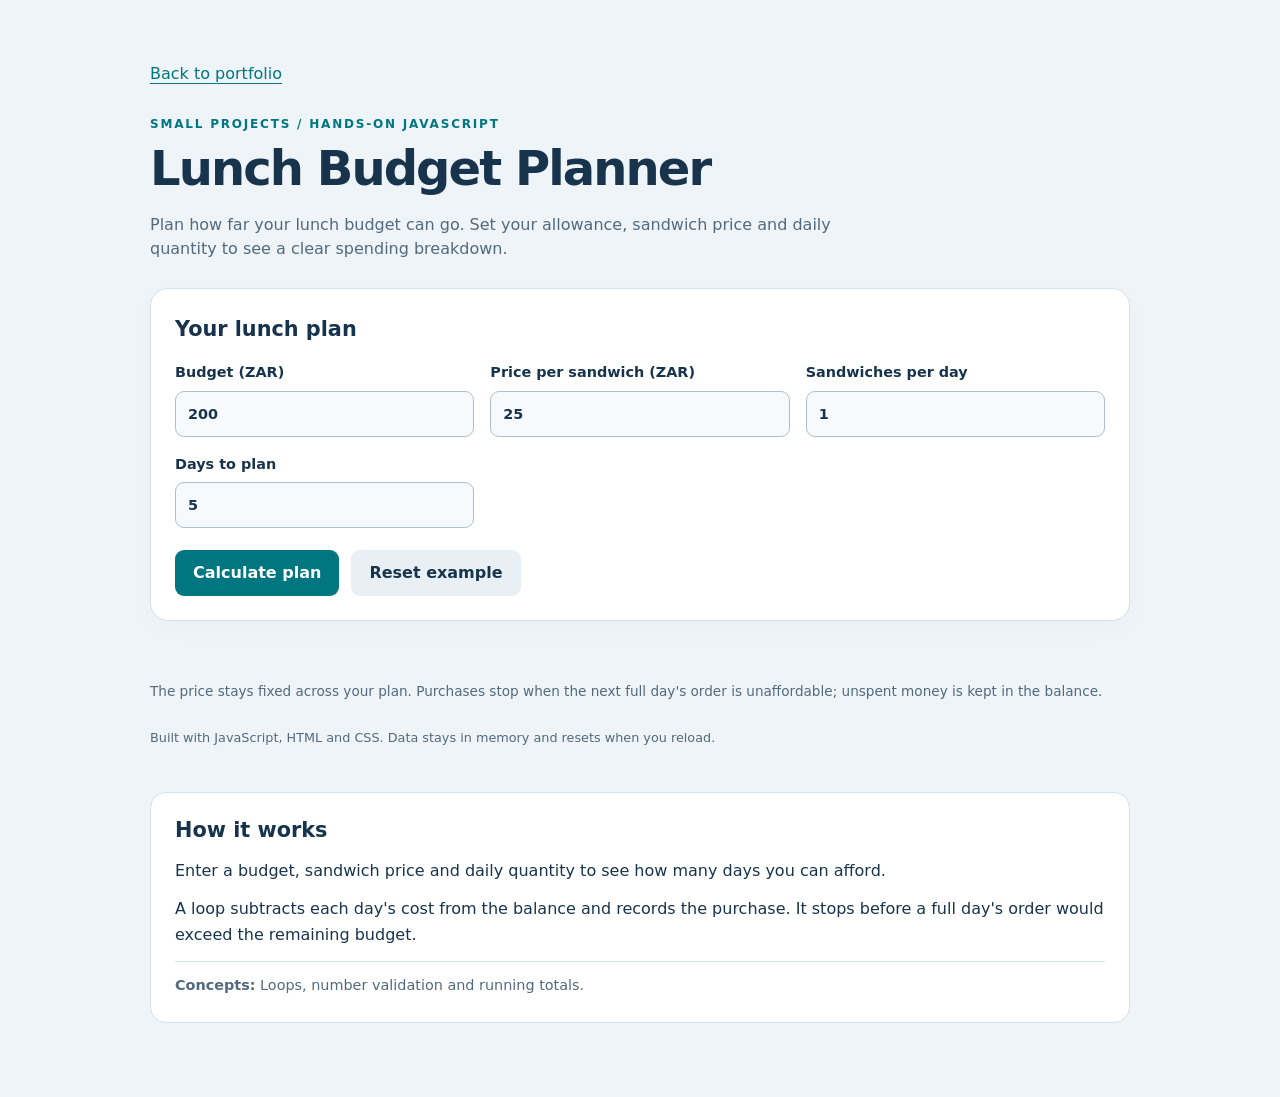
<file: chapter18/chapter18.html>
<!DOCTYPE html>
<html lang="en"><head><meta charset="UTF-8"><meta name="viewport" content="width=device-width, initial-scale=1"><title>Lunch Budget Planner</title><link rel="stylesheet" href="chapter18.css"><link rel="stylesheet" href="../assets/project-notes.css"></head>
<body><main><a href="../index.html">Back to portfolio</a><p class="eyebrow">SMALL PROJECTS / HANDS-ON JAVASCRIPT</p><h1>Lunch Budget Planner</h1><p class="intro">Plan how far your lunch budget can go. Set your allowance, sandwich price and daily quantity to see a clear spending breakdown.</p>
<form id="lunchForm" class="panel"><h2>Your lunch plan</h2><div class="fields">
<label>Budget (ZAR)<input id="budget" type="number" min="0" max="100000" step="0.01" value="200" required></label>
<label>Price per sandwich (ZAR)<input id="price" type="number" min="0.01" max="10000" step="0.01" value="25" required></label>
<label>Sandwiches per day<input id="quantity" type="number" min="1" max="100" step="1" value="1" required></label>
<label>Days to plan<input id="days" type="number" min="1" max="30" step="1" value="5" required></label></div>
<div class="controls"><button type="submit">Calculate plan</button><button type="button" class="secondary" id="reset">Reset example</button></div></form>
<p id="status" class="status" role="status" aria-live="polite"></p>
<section class="panel" id="results" hidden aria-labelledby="resultTitle"><h2 id="resultTitle">Your budget breakdown</h2><div class="metrics">
<div class="metric"><span>Days covered</span><strong id="covered"></strong></div><div class="metric"><span>Sandwiches bought</span><strong id="bought"></strong></div><div class="metric"><span>Total spent</span><strong id="spent"></strong></div><div class="metric"><span>Budget left</span><strong id="remaining"></strong></div></div>
<p id="summary"></p><div class="table-wrap"><table><caption>Daily purchases</caption><thead><tr><th scope="col">Day</th><th scope="col">Sandwiches</th><th scope="col">Cost</th><th scope="col">Balance</th></tr></thead><tbody id="receipt"></tbody></table></div></section>
<p class="note">The price stays fixed across your plan. Purchases stop when the next full day's order is unaffordable; unspent money is kept in the balance.</p>
<footer>Built with JavaScript, HTML and CSS. Data stays in memory and resets when you reload.</footer><section class="project-explanation" aria-label="About this project"><h2>How it works</h2><p>Enter a budget, sandwich price and daily quantity to see how many days you can afford.</p><p>A loop subtracts each day's cost from the balance and records the purchase. It stops before a full day's order would exceed the remaining budget.</p><p class="concepts"><strong>Concepts:</strong> Loops, number validation and running totals.</p></section></main><script src="chapter18.js"></script></body></html>
</file>
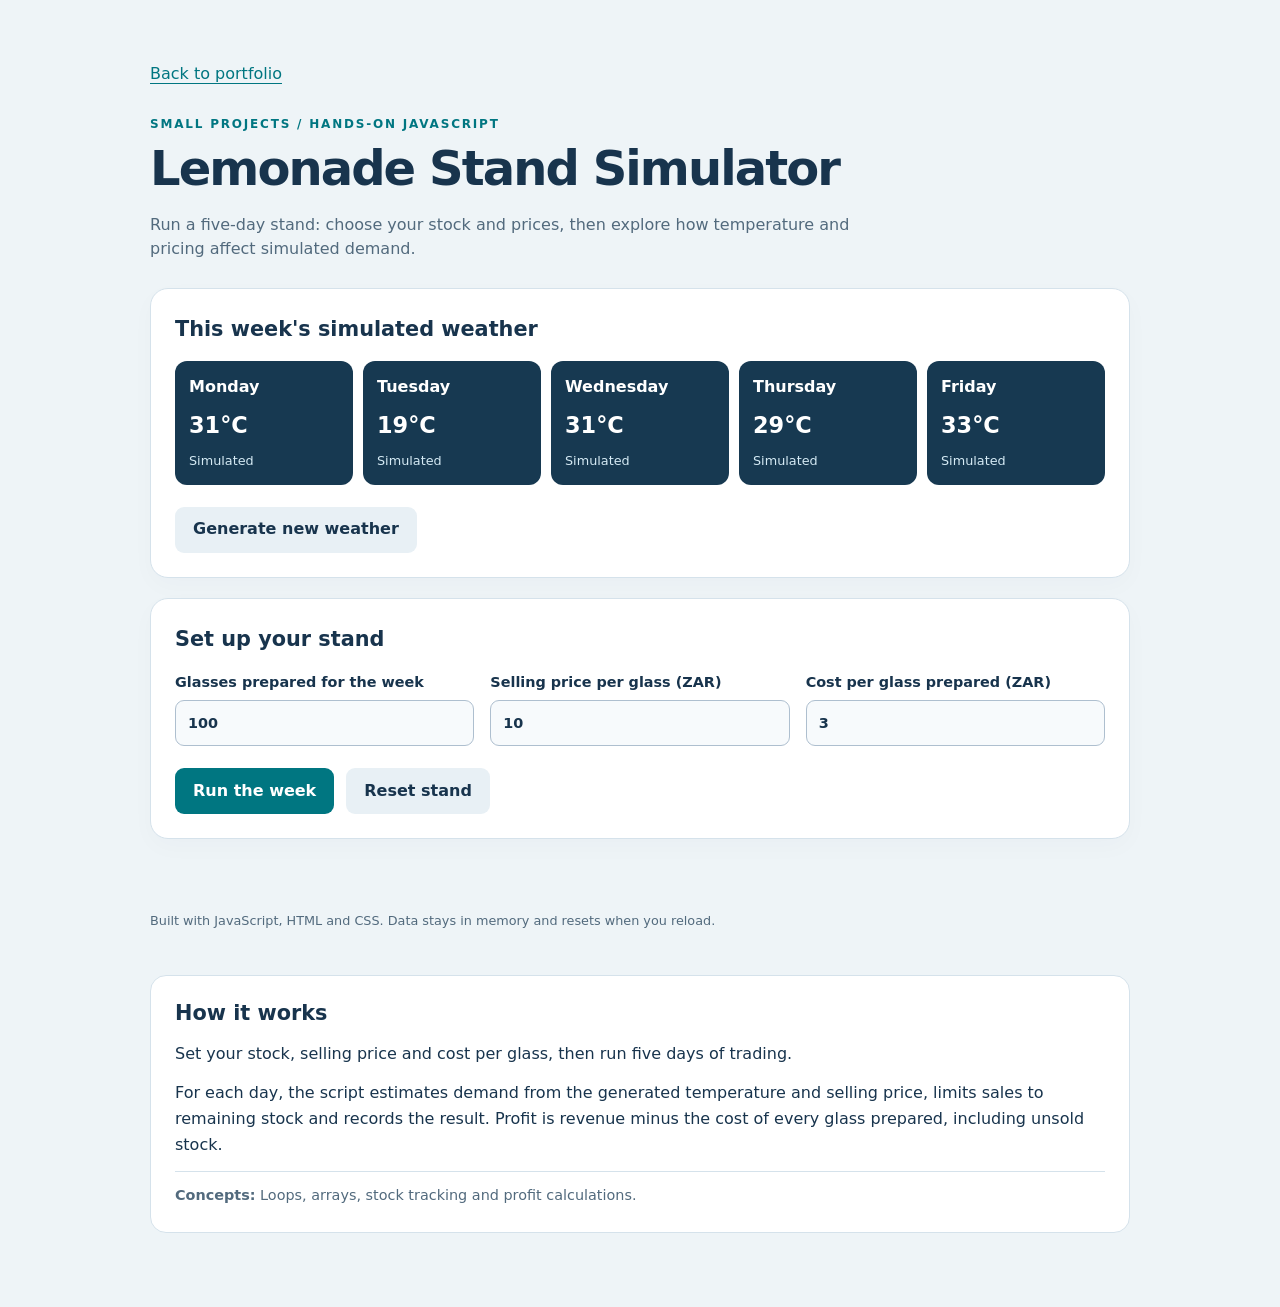
<file: chapter19/chapter19.html>
<!DOCTYPE html>
<html lang="en"><head><meta charset="UTF-8"><meta name="viewport" content="width=device-width, initial-scale=1"><title>Lemonade Stand Simulator</title><link rel="stylesheet" href="chapter19.css"><link rel="stylesheet" href="../assets/project-notes.css"></head>
<body><main><a href="../index.html">Back to portfolio</a><p class="eyebrow">SMALL PROJECTS / HANDS-ON JAVASCRIPT</p><h1>Lemonade Stand Simulator</h1><p class="intro">Run a five-day stand: choose your stock and prices, then explore how temperature and pricing affect simulated demand.</p>
<section class="panel"><h2>This week's simulated weather</h2><div id="weather" class="weather"></div><div class="controls"><button id="newWeather" type="button" class="secondary">Generate new weather</button></div></section>
<form id="standForm" class="panel"><h2>Set up your stand</h2><div class="fields">
<label>Glasses prepared for the week<input id="inventory" type="number" min="0" max="10000" step="1" value="100" required></label>
<label>Selling price per glass (ZAR)<input id="price" type="number" min="0.01" max="1000" step="0.01" value="10" required></label>
<label>Cost per glass prepared (ZAR)<input id="cost" type="number" min="0" max="1000" step="0.01" value="3" required></label></div>
<div class="controls"><button type="submit">Run the week</button><button type="button" class="secondary" id="reset">Reset stand</button></div></form>
<p id="status" class="status" role="status" aria-live="polite"></p>
<section class="panel" id="results" hidden><h2>Weekly results</h2><div class="metrics">
<div class="metric"><span>Glasses sold</span><strong id="sold"></strong></div><div class="metric"><span>Revenue</span><strong id="revenue"></strong></div><div class="metric"><span>Preparation cost</span><strong id="expenses"></strong></div><div class="metric"><span>Profit / loss</span><strong id="profit"></strong></div></div><p id="summary"></p>
<div class="table-wrap"><table><caption>Daily trading results</caption><thead><tr><th scope="col">Day</th><th scope="col">Demand</th><th scope="col">Sold</th><th scope="col">Stock left</th><th scope="col">Revenue</th></tr></thead><tbody id="sales"></tbody></table></div></section>

<footer>Built with JavaScript, HTML and CSS. Data stays in memory and resets when you reload.</footer><section class="project-explanation" aria-label="About this project"><h2>How it works</h2><p>Set your stock, selling price and cost per glass, then run five days of trading.</p><p>For each day, the script estimates demand from the generated temperature and selling price, limits sales to remaining stock and records the result. Profit is revenue minus the cost of every glass prepared, including unsold stock.</p><p class="concepts"><strong>Concepts:</strong> Loops, arrays, stock tracking and profit calculations.</p></section></main><script src="chapter19.js"></script></body></html>
</file>
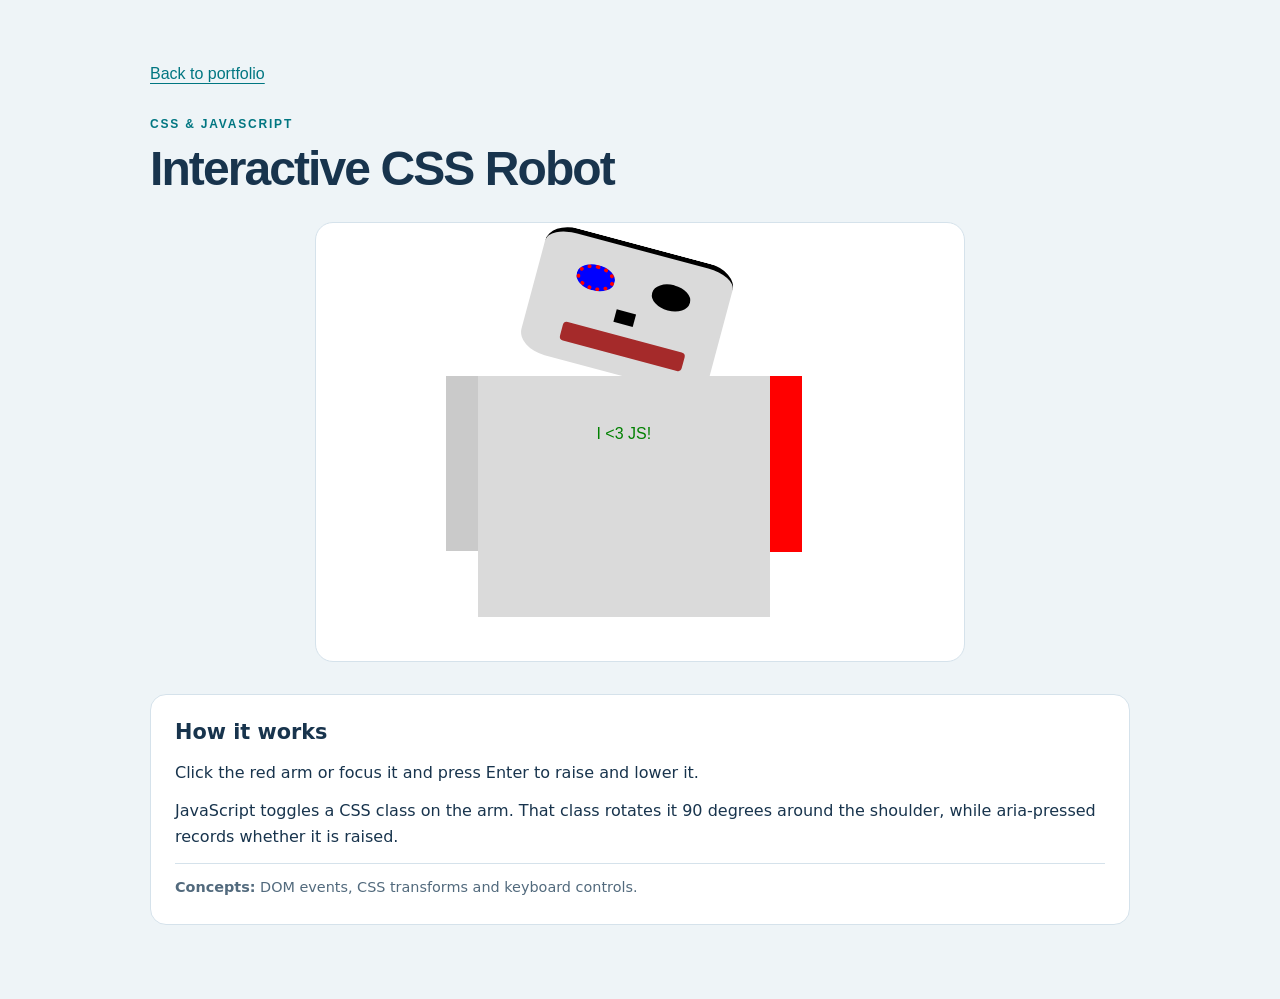
<file: chapter7/chapter7.html>
<!DOCTYPE html>
<html lang="en">
<head>
    <meta charset="UTF-8">
    <meta name="viewport" content="width=device-width, initial-scale=1.0">
    <title>Interactive CSS Robot</title>
    <link rel="stylesheet" href="chapter7.css">

<link rel="stylesheet" href="../assets/project-notes.css"></head>
<body><main><a href="../index.html">Back to portfolio</a><p class="eyebrow">CSS &amp; JAVASCRIPT</p><h1>Interactive CSS Robot</h1>
    <div id="robot">
        <div id="head">
            <div class="eye" id="righteye"></div>
            <div class="eye" id="lefteye"></div>
            <div id="nose"></div>
            <div id="mouth"></div>
        </div>
        <div class="arm" id="rightarm"></div>
        <div id="body"><p>I &lt;3 JS!</p></div>
        <div class="arm" id="leftarm" role="button" tabindex="0"
             aria-label="Raise or lower the robot's left arm by 90 degrees"
             aria-pressed="false" title="Click to raise or lower the arm by 90 degrees"></div>
        </div>
<section class="project-explanation" aria-label="About this project"><h2>How it works</h2><p>Click the red arm or focus it and press Enter to raise and lower it.</p><p>JavaScript toggles a CSS class on the arm. That class rotates it 90 degrees around the shoulder, while aria-pressed records whether it is raised.</p><p class="concepts"><strong>Concepts:</strong> DOM events, CSS transforms and keyboard controls.</p></section></main><script src="chapter7.js"></script>
</body>
</html>
</file>
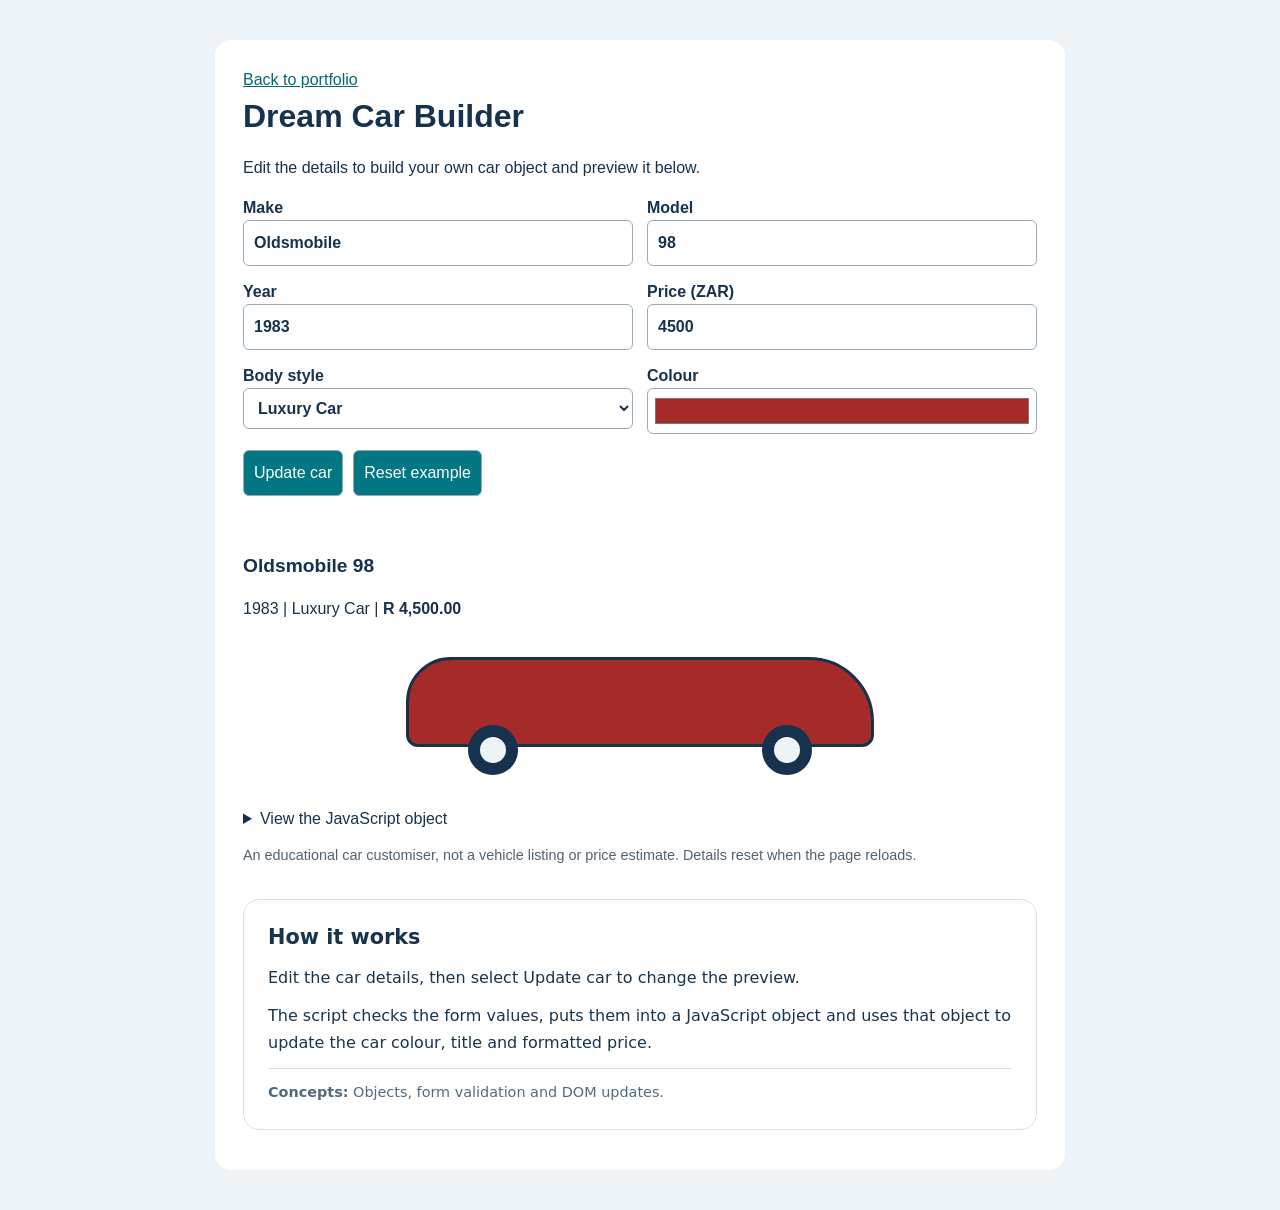
<file: chapter8/chapter8.html>
<!DOCTYPE html>
<html lang="en"><head><meta charset="UTF-8"><meta name="viewport" content="width=device-width, initial-scale=1">
<title>Dream Car Builder</title><link rel="stylesheet" href="chapter8.css"><link rel="stylesheet" href="../assets/project-notes.css"></head>
<body><main><a href="../index.html">Back to portfolio</a><h1>Dream Car Builder</h1>
<p>Edit the details to build your own car object and preview it below.</p>
<form id="carForm"><div class="fields">
<label>Make<input id="make" maxlength="40" required></label>
<label>Model<input id="model" maxlength="40" required></label>
<label>Year<input id="year" type="number" min="1886" step="1" required></label>
<label>Price (ZAR)<input id="price" type="number" min="0" max="1000000000" step="0.01" required></label>
<label>Body style<select id="bodyStyle"><option>Luxury Car</option><option>Hatchback</option><option>Sedan</option><option>SUV</option><option>Coupe</option><option>Pickup</option></select></label>
<label>Colour<input id="color" type="color"></label></div>
<div class="controls"><button type="submit">Update car</button><button type="button" id="reset">Reset example</button></div></form>
<p id="status" role="status" aria-live="polite"></p>
<section aria-label="Car preview"><h2 id="carTitle"></h2><p><span id="modelyear"></span> | <span id="styleLabel"></span> | <strong id="pricetag"></strong></p>
<div id="car" role="img" aria-label="Car illustration"><div id="body"></div><div class="wheels" id="backwheel"></div><div class="wheels" id="frontwheel"></div></div></section>
<details><summary>View the JavaScript object</summary><pre id="objectPreview"></pre></details>
<p class="note">An educational car customiser, not a vehicle listing or price estimate. Details reset when the page reloads.</p>
<section class="project-explanation" aria-label="About this project"><h2>How it works</h2><p>Edit the car details, then select Update car to change the preview.</p><p>The script checks the form values, puts them into a JavaScript object and uses that object to update the car colour, title and formatted price.</p><p class="concepts"><strong>Concepts:</strong> Objects, form validation and DOM updates.</p></section></main><script src="chapter8.js"></script></body></html>
</file>
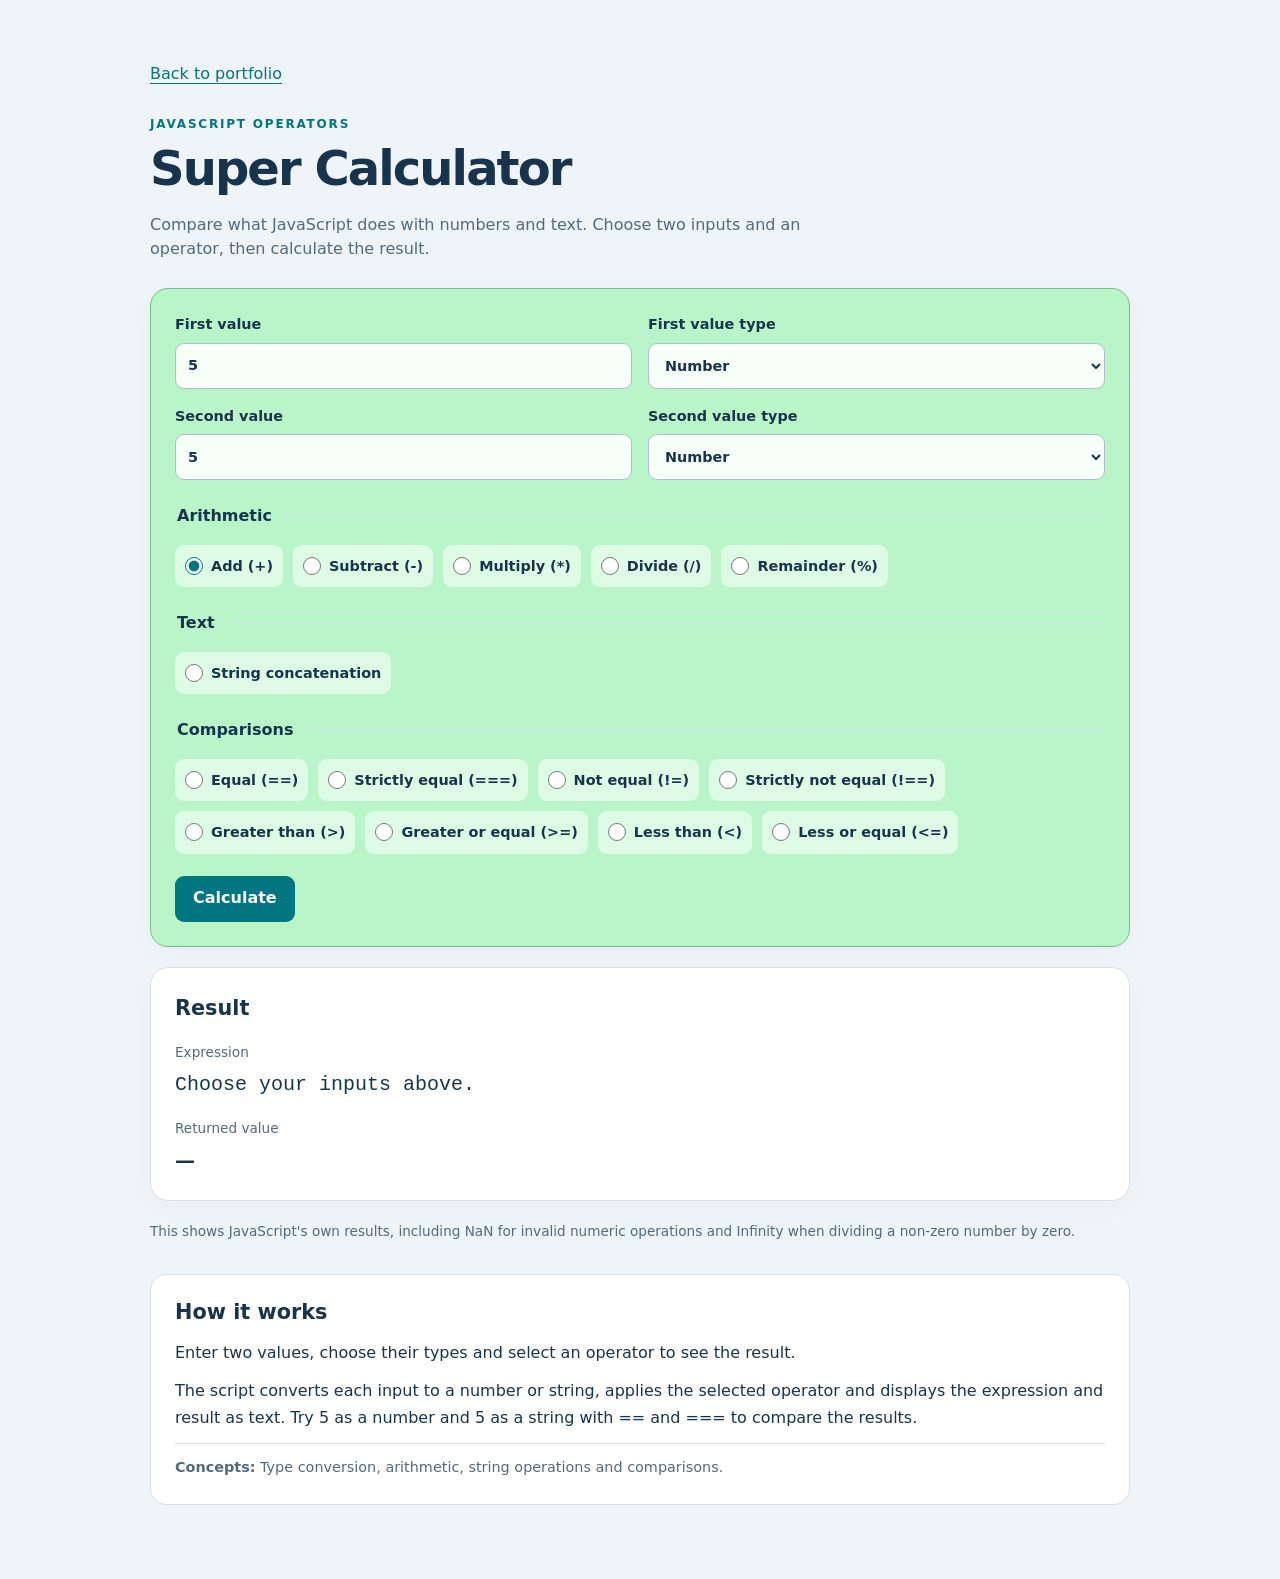
<file: chapter9/chapter9.html>
<!DOCTYPE html>
<html lang="en"><head><meta charset="UTF-8"><meta name="viewport" content="width=device-width, initial-scale=1"><title>Super Calculator</title><link rel="stylesheet" href="chapter9.css"><link rel="stylesheet" href="../assets/project-notes.css"></head>
<body><main><a href="../index.html">Back to portfolio</a><p class="eyebrow">JAVASCRIPT OPERATORS</p><h1>Super Calculator</h1><p class="intro">Compare what JavaScript does with numbers and text. Choose two inputs and an operator, then calculate the result.</p>
<section class="panel" aria-label="Calculator inputs"><div class="fields">
<label>First value<input id="operand1" type="text" value="5"></label><label>First value type<select id="operand1-type"><option value="number">Number</option><option value="string">String (text)</option></select></label>
<label>Second value<input id="operand2" type="text" value="5"></label><label>Second value type<select id="operand2-type"><option value="number">Number</option><option value="string">String (text)</option></select></label></div>
<fieldset><legend>Arithmetic</legend><div class="operators">
<label><input type="radio" name="operator" value="+" checked>Add (+)</label>
<label><input type="radio" name="operator" value="-" >Subtract (-)</label>
<label><input type="radio" name="operator" value="*" >Multiply (*)</label>
<label><input type="radio" name="operator" value="/" >Divide (/)</label>
<label><input type="radio" name="operator" value="%" >Remainder (%)</label>
</div></fieldset>
<fieldset><legend>Text</legend><div class="operators"><label><input type="radio" name="operator" value="concat">String concatenation</label></div></fieldset>
<fieldset><legend>Comparisons</legend><div class="operators">
<label><input type="radio" name="operator" value="==">Equal (==)</label>
<label><input type="radio" name="operator" value="===">Strictly equal (===)</label>
<label><input type="radio" name="operator" value="!=">Not equal (!=)</label>
<label><input type="radio" name="operator" value="!==">Strictly not equal (!==)</label>
<label><input type="radio" name="operator" value="&gt;">Greater than (&gt;)</label>
<label><input type="radio" name="operator" value="&gt;=">Greater or equal (&gt;=)</label>
<label><input type="radio" name="operator" value="&lt;">Less than (&lt;)</label>
<label><input type="radio" name="operator" value="&lt;=">Less or equal (&lt;=)</label>
</div></fieldset><div class="controls"><button type="button" id="submit">Calculate</button></div></section>
<section class="panel output-area" aria-live="polite"><h2>Result</h2><p class="note">Expression</p><code id="final-operation">Choose your inputs above.</code><p class="note">Returned value</p><strong id="result">—</strong></section>
<p class="note">This shows JavaScript's own results, including NaN for invalid numeric operations and Infinity when dividing a non-zero number by zero.</p>
<section class="project-explanation" aria-label="About this project"><h2>How it works</h2><p>Enter two values, choose their types and select an operator to see the result.</p><p>The script converts each input to a number or string, applies the selected operator and displays the expression and result as text. Try 5 as a number and 5 as a string with == and === to compare the results.</p><p class="concepts"><strong>Concepts:</strong> Type conversion, arithmetic, string operations and comparisons.</p></section></main><script src="chapter9.js"></script></body></html>
</file>
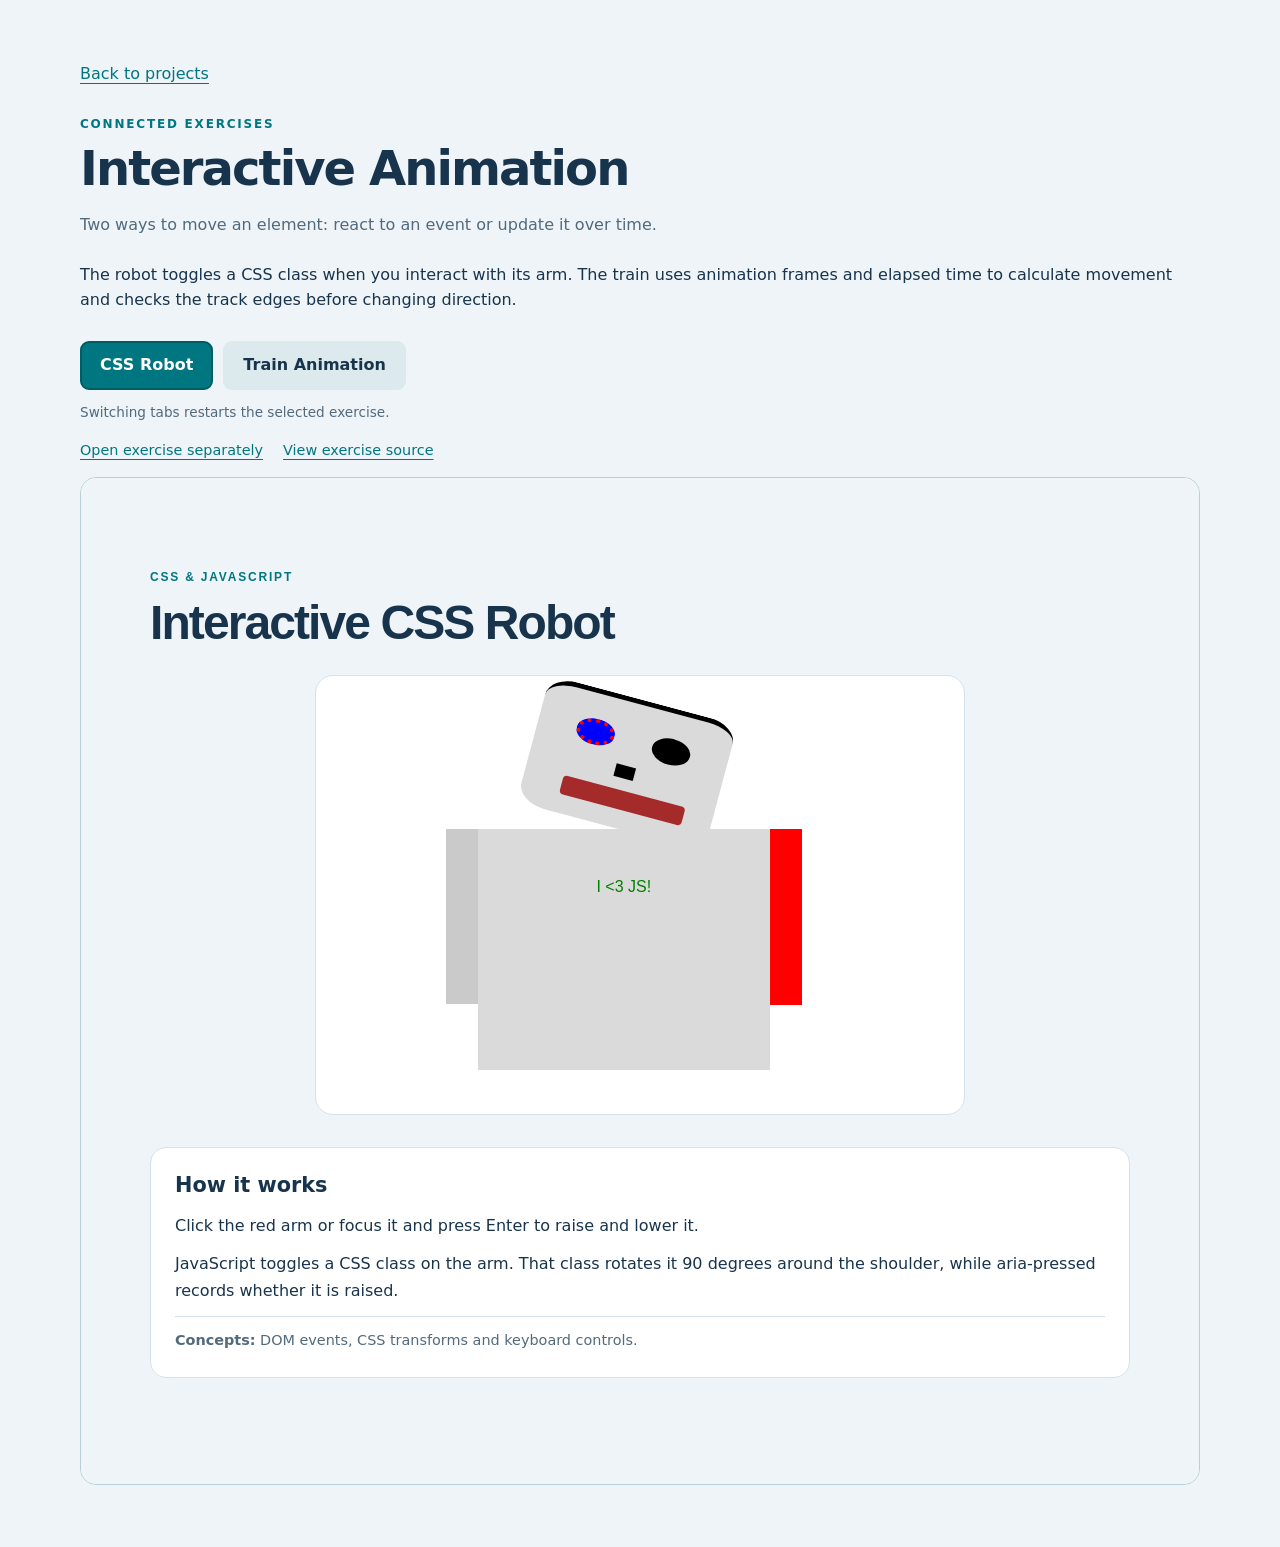
<file: projects/animation.html>
<!DOCTYPE html>
<html lang="en"><head><meta charset="UTF-8"><meta name="viewport" content="width=device-width, initial-scale=1"><title>Interactive Animation</title><link rel="stylesheet" href="../assets/project-groups.css"><script src="../assets/project-groups.js" defer></script></head>
<body><main><a href="../index.html#portfolio">Back to projects</a><p class="eyebrow">CONNECTED EXERCISES</p><h1>Interactive Animation</h1><p class="intro">Two ways to move an element: react to an event or update it over time.</p><p>The robot toggles a CSS class when you interact with its arm. The train uses animation frames and elapsed time to calculate movement and checks the track edges before changing direction.</p>
<div class="demo-tabs" role="tablist" aria-label="Choose an exercise"><button id="tab-robot" role="tab" aria-controls="demo-panel" aria-selected="true" tabindex="0" data-src="../chapter7/chapter7.html" data-source="https://github.com/Sthabi99/Sthabi99.github.io/tree/main/chapter7">CSS Robot</button><button id="tab-train" role="tab" aria-controls="demo-panel" aria-selected="false" tabindex="-1" data-src="../chapter13/chapter13.html" data-source="https://github.com/Sthabi99/Sthabi99.github.io/tree/main/chapter13">Train Animation</button></div>
<p class="note">Switching tabs restarts the selected exercise.</p>
<div class="demo-links"><a id="standalone" href="../chapter7/chapter7.html">Open exercise separately</a><a id="source" href="https://github.com/Sthabi99/Sthabi99.github.io/tree/main/chapter7">View exercise source</a></div>
<section id="demo-panel" role="tabpanel" aria-labelledby="tab-robot" tabindex="0"><iframe id="demo-frame" title="CSS Robot" src="../chapter7/chapter7.html"></iframe></section>
</main></body></html>
</file>
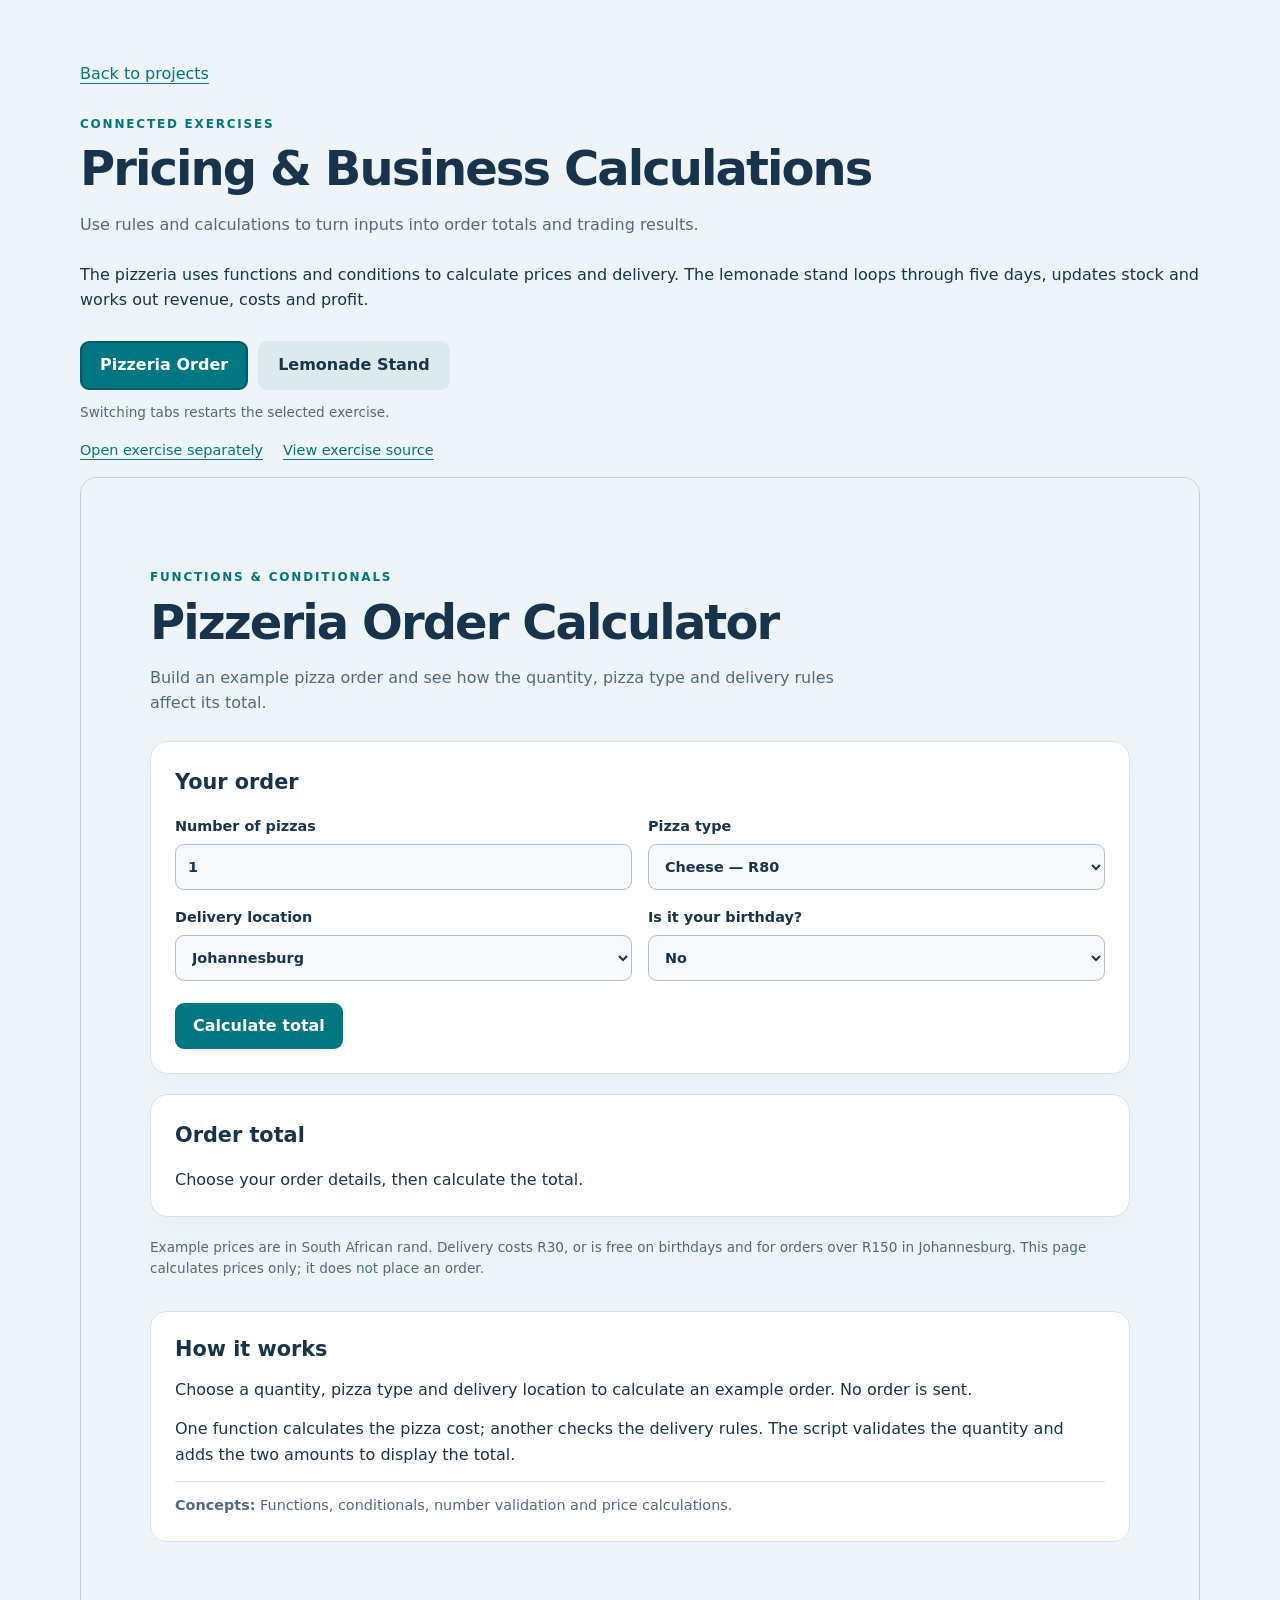
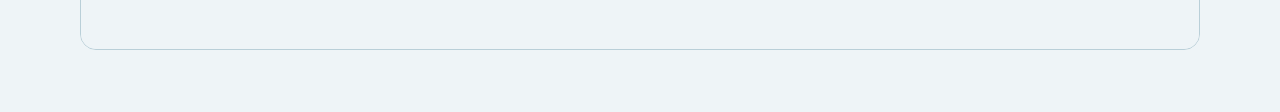
<file: projects/business.html>
<!DOCTYPE html>
<html lang="en"><head><meta charset="UTF-8"><meta name="viewport" content="width=device-width, initial-scale=1"><title>Pricing &amp; Business Calculations</title><link rel="stylesheet" href="../assets/project-groups.css"><script src="../assets/project-groups.js" defer></script></head>
<body><main><a href="../index.html#portfolio">Back to projects</a><p class="eyebrow">CONNECTED EXERCISES</p><h1>Pricing &amp; Business Calculations</h1><p class="intro">Use rules and calculations to turn inputs into order totals and trading results.</p><p>The pizzeria uses functions and conditions to calculate prices and delivery. The lemonade stand loops through five days, updates stock and works out revenue, costs and profit.</p>
<div class="demo-tabs" role="tablist" aria-label="Choose an exercise"><button id="tab-pizza" role="tab" aria-controls="demo-panel" aria-selected="true" tabindex="0" data-src="../chapter14/chapter14.html" data-source="https://github.com/Sthabi99/Sthabi99.github.io/tree/main/chapter14">Pizzeria Order</button><button id="tab-lemonade" role="tab" aria-controls="demo-panel" aria-selected="false" tabindex="-1" data-src="../chapter19/chapter19.html" data-source="https://github.com/Sthabi99/Sthabi99.github.io/tree/main/chapter19">Lemonade Stand</button></div>
<p class="note">Switching tabs restarts the selected exercise.</p>
<div class="demo-links"><a id="standalone" href="../chapter14/chapter14.html">Open exercise separately</a><a id="source" href="https://github.com/Sthabi99/Sthabi99.github.io/tree/main/chapter14">View exercise source</a></div>
<section id="demo-panel" role="tabpanel" aria-labelledby="tab-pizza" tabindex="0"><iframe id="demo-frame" title="Pizzeria Order" src="../chapter14/chapter14.html"></iframe></section>
</main></body></html>
</file>
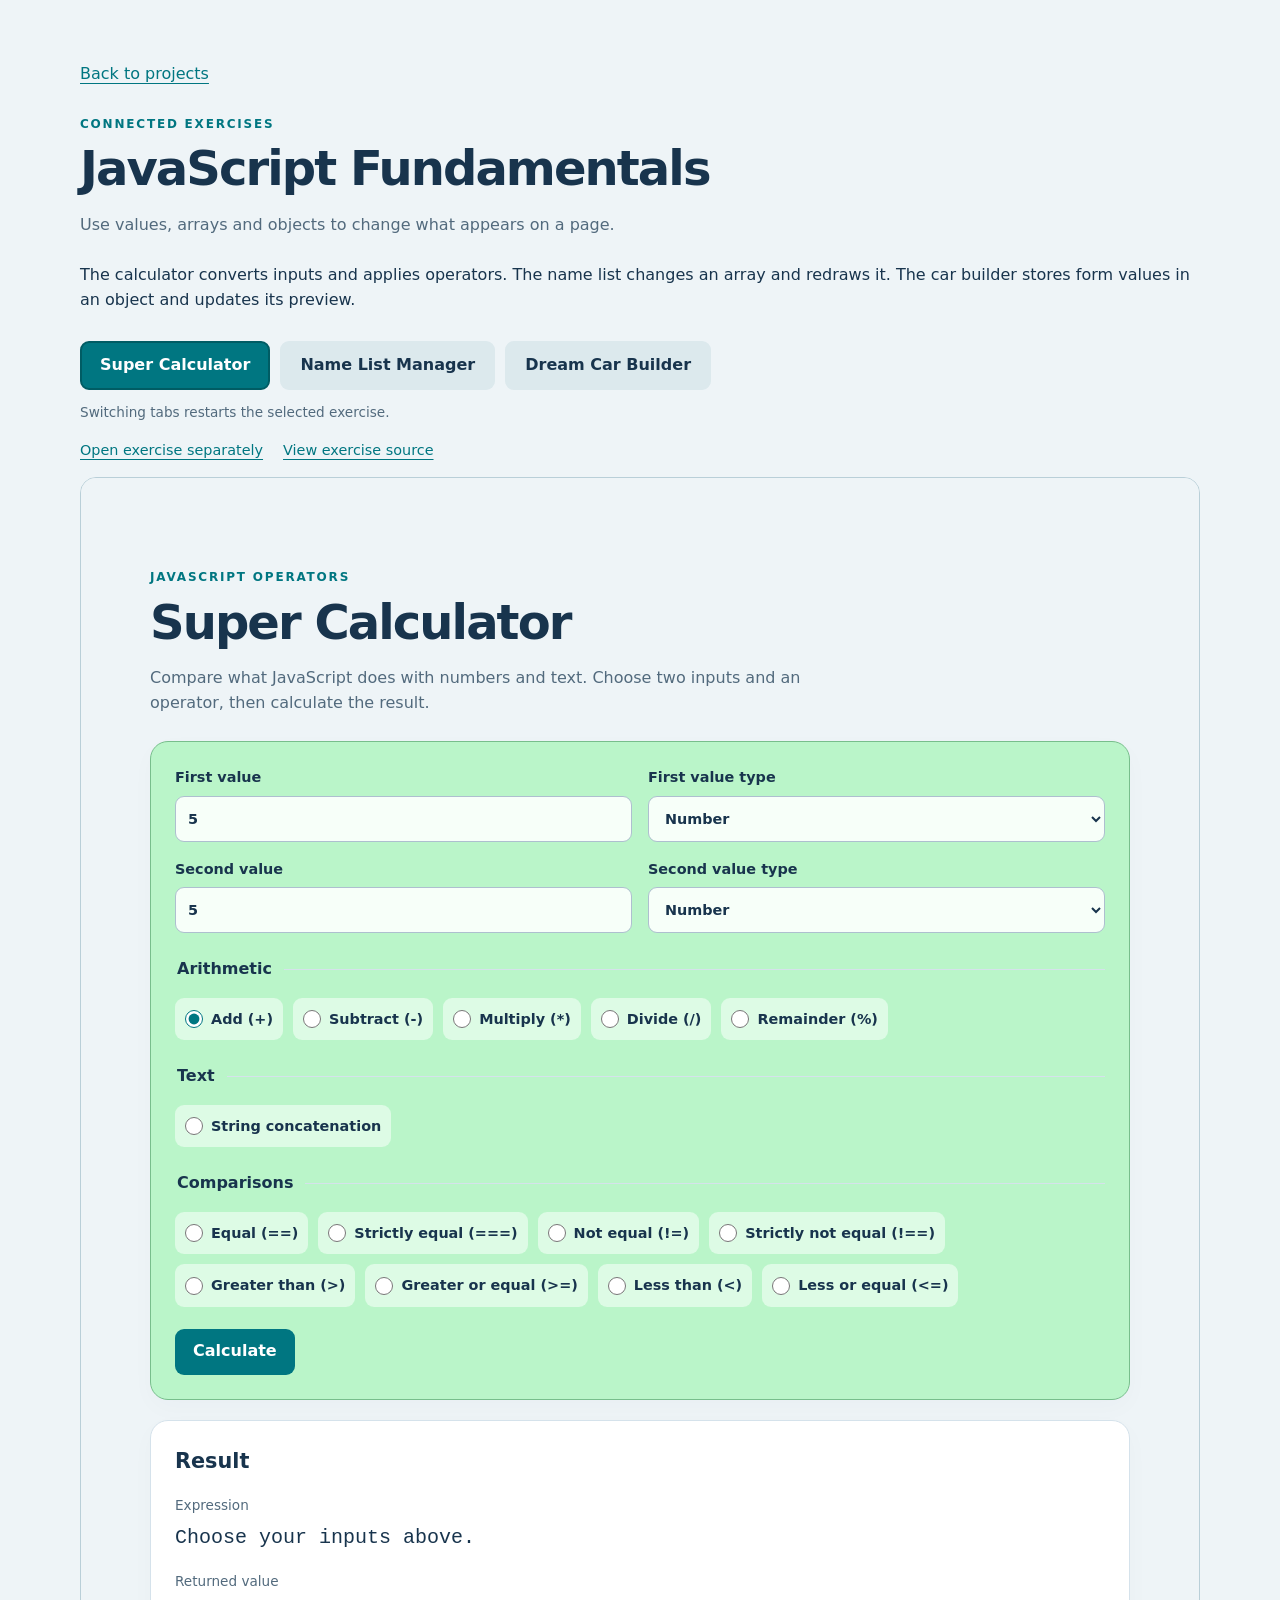
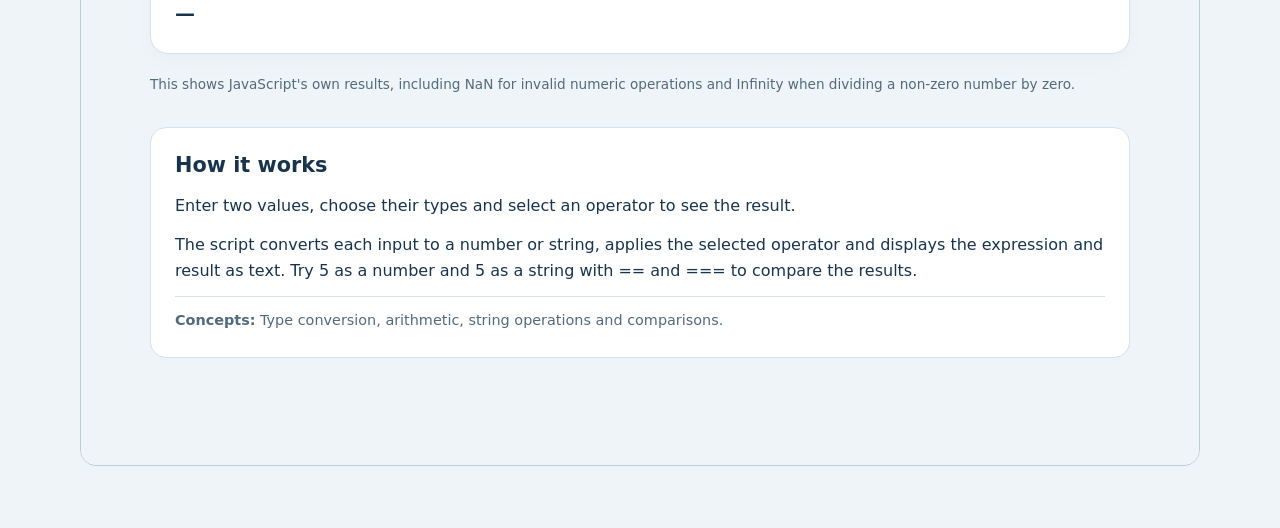
<file: projects/fundamentals.html>
<!DOCTYPE html>
<html lang="en"><head><meta charset="UTF-8"><meta name="viewport" content="width=device-width, initial-scale=1"><title>JavaScript Fundamentals</title><link rel="stylesheet" href="../assets/project-groups.css"><script src="../assets/project-groups.js" defer></script></head>
<body><main><a href="../index.html#portfolio">Back to projects</a><p class="eyebrow">CONNECTED EXERCISES</p><h1>JavaScript Fundamentals</h1><p class="intro">Use values, arrays and objects to change what appears on a page.</p><p>The calculator converts inputs and applies operators. The name list changes an array and redraws it. The car builder stores form values in an object and updates its preview.</p>
<div class="demo-tabs" role="tablist" aria-label="Choose an exercise"><button id="tab-calculator" role="tab" aria-controls="demo-panel" aria-selected="true" tabindex="0" data-src="../chapter9/chapter9.html" data-source="https://github.com/Sthabi99/Sthabi99.github.io/tree/main/chapter9">Super Calculator</button><button id="tab-names" role="tab" aria-controls="demo-panel" aria-selected="false" tabindex="-1" data-src="../chapter11/chapter11.html" data-source="https://github.com/Sthabi99/Sthabi99.github.io/tree/main/chapter11">Name List Manager</button><button id="tab-car" role="tab" aria-controls="demo-panel" aria-selected="false" tabindex="-1" data-src="../chapter8/chapter8.html" data-source="https://github.com/Sthabi99/Sthabi99.github.io/tree/main/chapter8">Dream Car Builder</button></div>
<p class="note">Switching tabs restarts the selected exercise.</p>
<div class="demo-links"><a id="standalone" href="../chapter9/chapter9.html">Open exercise separately</a><a id="source" href="https://github.com/Sthabi99/Sthabi99.github.io/tree/main/chapter9">View exercise source</a></div>
<section id="demo-panel" role="tabpanel" aria-labelledby="tab-calculator" tabindex="0"><iframe id="demo-frame" title="Super Calculator" src="../chapter9/chapter9.html"></iframe></section>
</main></body></html>
</file>
<file: css/portfolio.css>
*{box-sizing:border-box} :root{--ink:#12364a;--teal:#087e83;--paper:#f7f7f2;--muted:#506775;--line:#d8e2e2}html{scroll-behavior:smooth;scroll-padding-top:96px}body{margin:0;background:var(--paper);color:var(--ink);font:16px/1.65 system-ui,-apple-system,"Segoe UI",sans-serif}a{color:inherit;text-underline-offset:5px}button{font:inherit}h1,h2,h3,p{margin-top:0}h1,h2,h3{line-height:1.16;letter-spacing:-.04em}h1{font-size:clamp(2.5rem,5vw,4.5rem);font-weight:750;margin-bottom:26px}h1 em{font-style:normal;color:var(--teal)}h2{font-size:clamp(2rem,3.5vw,3rem);margin-bottom:20px}h3{font-size:1.35rem}p{margin-bottom:18px}.shell{max-width:1220px;margin-inline:auto;padding-inline:32px}.site-header{border-bottom:1px solid var(--line);background:var(--paper)}.nav-wrap{display:flex;align-items:center;justify-content:space-between;gap:20px;min-height:90px}.brand{display:flex;align-items:center;gap:14px;text-decoration:none;font-weight:700;font-size:.9rem}.monogram{font-size:1.8rem;letter-spacing:-.12em}.monogram span{color:var(--teal)}nav{display:flex;gap:32px}nav a{text-decoration:none;font-size:.9rem}nav a:hover{text-decoration:underline}.hero{padding-block:80px 65px;display:grid;grid-template-columns:1.7fr 1fr;gap:65px;align-items:center}.eyebrow{font-size:.72rem;letter-spacing:.15em;font-weight:750;color:var(--teal);margin-bottom:22px}.status-dot{display:inline-block;width:7px;height:7px;background:var(--teal);border-radius:50%;margin-right:7px}.lead{max-width:650px;color:var(--muted);font-size:1.05rem}.hero-actions{display:flex;align-items:center;gap:25px;margin:30px 0 22px}.button{display:inline-flex;align-items:center;justify-content:center;gap:20px;padding:13px 20px;text-decoration:none;border-radius:7px;font-weight:650;font-size:.9rem}.primary{background:var(--ink);color:white}.primary:hover{background:var(--teal)}.text-link{font-size:.9rem;font-weight:600}.availability{font-size:.78rem;color:var(--muted);margin:0}.hero-note{border:1px solid #c8dada;border-radius:12px;background:#eaf1ef;padding:30px;transform:rotate(2deg);box-shadow:10px 12px 0 #dce8e5}.note-label{font-size:.66rem;letter-spacing:.14em;font-weight:750;margin-bottom:26px}.code-lines{font:clamp(.75rem,1.1vw,.9rem)/2.6 ui-monospace,Consolas,monospace;white-space:nowrap}.code-lines span{color:#617f87;margin-right:12px}.note-bottom{border-top:1px solid #bdcfce;padding-top:20px;margin-top:28px}.note-bottom span{display:block;font-size:.72rem;color:var(--muted);margin-bottom:8px}.note-bottom strong{font-size:1.15rem;line-height:1.4;display:block}.skills-band{border-block:1px solid var(--line)}.skills-band .shell{display:flex;justify-content:space-between;gap:20px;flex-wrap:wrap;padding-block:19px;font-size:.85rem;font-weight:650;color:var(--muted)}.projects-section{padding-block:80px}.section-heading{display:flex;justify-content:space-between;align-items:end;gap:25px;margin-bottom:34px}.section-heading h2{margin-bottom:0}.section-heading>p{color:var(--muted);font-size:.9rem;margin:0}.featured{display:grid;grid-template-columns:1.4fr 1fr;gap:52px;padding:44px;border-radius:16px;background:var(--ink);color:#f3f7f7}.featured .eyebrow{color:#89d5cc}.featured h3{font-size:3rem;margin-bottom:10px}.feature-summary{font-size:1.2rem;color:#b8e3da}.featured-copy>p:not(.eyebrow):not(.feature-summary){font-size:.93rem;color:#d0e0e7}.tags{display:flex;flex-wrap:wrap;gap:7px;margin:24px 0}.tags span{font-size:.7rem;border:1px solid #446070;padding:4px 9px;border-radius:5px}.feature-links{display:flex;gap:20px;align-items:center;flex-wrap:wrap;font-size:.85rem}.light{background:#d8f4b6;color:#18372c}.feature-footnote{font-size:.73rem!important;margin-top:19px;margin-bottom:0}.architecture{border:1px solid #496471;border-radius:12px;padding:26px;align-self:center;background:#173e52}.architecture .note-label{color:#b9d9df}.system-node{padding:15px 18px;border:1px solid #54707d;border-radius:8px;background:#20495c}.system-node>span{font-size:.62rem;letter-spacing:.1em;color:#9cd3d0}.system-node strong{display:block;font-size:1rem;margin:5px 0}.system-node p{font-size:.75rem;color:#c1d6de;margin:0}.connector{text-align:center;line-height:1.8;color:#b4d7bf}.collection-heading{display:flex;align-items:end;justify-content:space-between;gap:24px;margin:65px 0 25px}.small-heading{font-size:1.65rem;margin-bottom:8px}.collection-heading p{font-size:.85rem;color:var(--muted);margin:0}.filters{display:flex;gap:5px;flex-wrap:wrap}.filters button{padding:7px 11px;border:1px solid var(--line);border-radius:6px;background:transparent;color:var(--ink);cursor:pointer;font-size:.78rem}.filters button[aria-pressed=true]{background:var(--ink);color:white;border-color:var(--ink)}.project-grid{display:grid;grid-template-columns:repeat(3,minmax(0,1fr));gap:18px}.project-card{display:flex;flex-direction:column;background:white;padding:26px;border:1px solid var(--line);border-radius:10px}.card-top{display:flex;justify-content:space-between;align-items:center;margin-bottom:30px;gap:10px}.project-type{font-size:.61rem;letter-spacing:.12em;font-weight:750;color:var(--teal)}.card-number{font:1.2rem ui-monospace,monospace;color:#627d8c}.project-card h3{margin-bottom:15px}.project-card>p{font-size:.87rem;color:var(--muted)}.project-card .stack{font-size:.7rem;color:#546d76;margin-top:auto;padding-top:10px}.card-links{display:flex;justify-content:space-between;gap:14px;padding-top:16px;border-top:1px solid var(--line);font-size:.77rem;font-weight:650}.card-links .source{color:var(--muted);font-weight:400}.collection-note{font-size:.77rem;color:var(--muted);max-width:850px;margin:25px 0 0}.about-section{background:#eaf0ed;border-block:1px solid var(--line);padding-block:65px}.about-grid{display:grid;grid-template-columns:1fr 1.8fr;gap:60px}.about-grid>div>p:not(.eyebrow){color:#455f6d;font-size:.97rem}.focus-grid{display:grid;grid-template-columns:repeat(3,minmax(0,1fr));gap:20px;border-top:1px solid #c5d4ce;padding-top:24px;margin-top:26px}.focus-grid h3{font-size:1rem;margin-bottom:10px}.focus-grid p{font-size:.8rem;color:var(--muted);margin:0}.contact-section{display:grid;grid-template-columns:1.3fr 1fr;gap:50px;padding-block:75px}.contact-section p{color:var(--muted);font-size:.9rem}.contact-section .eyebrow{color:var(--teal);font-size:.72rem}.contact-links{align-self:center;display:grid;gap:16px;overflow-wrap:anywhere}.contact-links .email-link{font-size:clamp(1rem,2vw,1.4rem);font-weight:700}.contact-links>p{font-size:.76rem;margin:0}.site-footer{border-top:1px solid var(--line);display:flex;justify-content:space-between;gap:25px;padding-block:24px;font-size:.7rem;color:var(--muted)}.site-footer p{margin:0;max-width:420px}.sr-only{position:absolute;width:1px;height:1px;padding:0;margin:-1px;overflow:hidden;clip:rect(0,0,0,0);white-space:nowrap;border:0}.skip-link{position:absolute;top:-70px;left:15px;padding:12px;background:white;z-index:10}.skip-link:focus{top:10px}:focus-visible{outline:3px solid #b9650d;outline-offset:5px}[hidden]{display:none!important}@media(max-width:1000px){.hero{gap:30px}.hero-note{padding:22px}.project-grid{grid-template-columns:repeat(2,minmax(0,1fr))}.featured{gap:28px;padding:32px}.collection-heading{align-items:start;flex-direction:column}}@media(max-width:720px){html{scroll-padding-top:20px}.shell{padding-inline:20px}.nav-wrap{min-height:85px;flex-wrap:wrap;padding-block:15px;gap:12px}.brand{font-size:.83rem}nav{gap:20px}nav a{font-size:.8rem}.hero{grid-template-columns:1fr;padding-block:42px;gap:32px}.hero-note{transform:none;max-width:450px;margin-right:10px}.code-lines{font-size:.85rem}.skills-band .shell{justify-content:start;gap:14px 25px}.section-heading{align-items:start;flex-direction:column}.projects-section{padding-block:45px}.featured{grid-template-columns:1fr;padding:24px}.featured h3{font-size:2.5rem}.project-grid{grid-template-columns:1fr}.project-card{padding:24px}.card-top{margin-bottom:20px}.about-grid,.contact-section{grid-template-columns:1fr;gap:20px}.about-section{padding-block:45px}.focus-grid{gap:14px}.contact-section{padding-block:45px}.site-footer{flex-direction:column;gap:12px}.hero-actions{flex-wrap:wrap;gap:18px}.architecture{padding:20px}.collection-heading{margin-top:40px}.section-heading>p br{display:none}}@media(prefers-reduced-motion:reduce){html{scroll-behavior:auto}}
</file>
<file: css/portfolio-refinements.css>
.technology-section{padding-block:60px 0}.technology-intro{color:var(--muted)}.technology-grid{display:grid;grid-template-columns:repeat(3,minmax(0,1fr));gap:20px}.technology-grid article{border-top:2px solid #b6cfcc;padding-top:18px}.technology-grid h3{font-size:1.03rem}.technology-grid p{font-size:.84rem;color:var(--muted)}.featured{background:#432b62;border:2px solid #ddba70;box-shadow:0 10px 35px #432b6210}.featured .eyebrow{color:#ffe2a0}.featured .feature-summary{color:#f1d5ff}.featured .tags span{border-color:#9b80b7}.featured .architecture{background:#36214e;border-color:#9a7dae}.featured .system-node{background:#4d3468;border-color:#997aab}.featured .system-node>span{color:#ffe2a0}.featured .system-node p,.featured .architecture .note-label{color:#ebdef1}.featured .connector{color:#ffe2a0}.featured .light{background:#ffe2a0;color:#432b62}.project-grid{grid-template-columns:repeat(2,minmax(0,1fr))}@media(max-width:720px){.technology-grid{grid-template-columns:1fr}.technology-section{padding-top:36px}.project-grid{grid-template-columns:1fr}.nav-wrap{justify-content:center}nav{gap:18px;flex-wrap:wrap;justify-content:center}}
.projects-summary{margin:12px 0 0;color:var(--muted);font-size:.9rem}.featured+.project-grid{margin-top:36px}
</file>
<file: chapter10/chapter10.css>
@import url("../assets/project-demos.css");
</file>
<file: assets/project-notes.css>
.project-explanation{margin:32px 0 12px;padding:24px;border:1px solid #d5e2eb;border-radius:16px;background:#fff;color:#18344d;font:16px/1.65 system-ui,sans-serif}.project-explanation h2{font-size:1.3rem;line-height:1.3;margin:0 0 14px;letter-spacing:0}.project-explanation p{margin:0 0 12px}.project-explanation .concepts{font-size:.9rem;color:#526a7d;margin:0;border-top:1px solid #d5e2eb;padding-top:12px}@media(max-width:500px){.project-explanation{padding:18px}}
</file>
<file: chapter11/chapter11.css>
* { box-sizing: border-box; }
body { margin: 0; background: #edf3f7; color: #17324d; font: 16px/1.5 Arial, sans-serif; }
main { max-width: 850px; margin: 40px auto; padding: 28px; background: white; border-radius: 16px; }
h1 { margin: 0 0 8px; } h2 { font-size: 1.2rem; }
a { color: #006b73; }
label { display: block; font-weight: bold; }
input, select, button { font: inherit; padding: 10px; border: 1px solid #97abba; border-radius: 6px; }
input, select { width: 100%; background: white; color: #17324d; }
button { background: #007782; color: white; cursor: pointer; }
button:hover { background: #005b64; } button:disabled { opacity: .5; cursor: default; }
:focus-visible { outline: 3px solid #c26400; outline-offset: 3px; }
.controls { display: flex; flex-wrap: wrap; gap: 10px; margin: 16px 0; }
#status { min-height: 24px; font-weight: bold; }
.note { color: #526270; font-size: .9rem; }
@media(max-width:600px) { main { margin: 12px; padding: 18px; } }
li { display: flex; align-items: center; justify-content: space-between; gap: 12px; padding: 10px 0; border-bottom: 1px solid #dde7eb; }
li span { overflow-wrap: anywhere; min-width: 0; } ol { padding: 0; } li button { flex-shrink: 0; }
</file>
<file: chapter13/chapter13.css>
*{box-sizing:border-box}body{margin:0;background:#f6f4ed;color:#173548;font:16px/1.6 system-ui,sans-serif}main{max-width:1100px;padding:30px;margin:auto}header{display:flex;justify-content:space-between;gap:14px;align-items:center}a{color:#173548;text-underline-offset:4px}.badge{font-size:.65rem;letter-spacing:.12em;padding:6px 12px;border:1px solid #c9cebe;border-radius:20px}.eyebrow{font-size:.72rem;font-weight:750;letter-spacing:.15em;color:#087d82;margin-top:44px;margin-bottom:10px}h1{font-size:clamp(2rem,5vw,3.4rem);letter-spacing:-.04em;line-height:1.15;margin:0 0 16px}.intro{color:#526778;margin:0 0 30px}.scene{position:relative;height:310px;overflow:hidden;background:linear-gradient(#d8ecec,#edf3e3);border:1px solid #c4d8d6;border-radius:18px}.scene-label{position:absolute;inset:18px 22px auto;display:flex;justify-content:space-between;gap:12px;font-size:.68rem;letter-spacing:.1em;font-weight:750;z-index:2}.scene-label #state{background:#fff9;padding:2px 10px;border-radius:20px}.sun{width:60px;height:60px;position:absolute;top:64px;right:20%;border-radius:50%;background:#f4c56c}.hill{position:absolute;border-radius:50% 50% 0 0;background:#a6cbb7;width:70%;height:150px;bottom:20px;left:-12%}.hill-two{left:40%;height:180px;background:#b9d4bf}.station{position:absolute;bottom:58px;right:12%;width:90px;height:90px;background:#f7e9c7;border:3px solid #57746e;z-index:1}.station:before{content:"";position:absolute;top:-24px;left:-12px;width:110px;height:22px;background:#57746e;clip-path:polygon(50% 0,100% 100%,0 100%)}.station span{font-size:.5rem;font-weight:800;display:block;text-align:center;background:#57746e;color:white;padding:3px;margin:8px 0}.station div{width:25px;height:44px;background:#517880;margin:auto}#track{position:absolute;inset:auto 18px 18px;height:130px;z-index:3}.rails{position:absolute;left:0;right:0;bottom:0;height:23px;border-block:3px solid #546b66;background:repeating-linear-gradient(90deg,#917f65 0 8px,transparent 8px 24px)}#train{position:absolute;left:0;bottom:10px;width:clamp(105px,25vw,190px);padding:0;min-height:0;border:0;background:none;cursor:pointer;line-height:0;will-change:transform}#train svg{display:block;width:100%;height:auto}#train.facing-left svg{transform:scaleX(-1)}button{font:inherit;border:1px solid #a5b9bf;background:white;color:#173548;border-radius:8px;padding:10px 16px;cursor:pointer;font-weight:650;font-size:.9rem;min-height:44px}button.primary{background:#173548;color:white;border-color:#173548}button:hover:not(:disabled){background:#d9ece8;color:#173548}#train:hover{background:none}button:disabled{opacity:.5;cursor:default}:focus-visible{outline:3px solid #a65d00;outline-offset:4px}.controls{background:white;border:1px solid #d6dfd9;border-radius:15px;padding:22px;margin-top:20px}.buttons{display:flex;flex-wrap:wrap;gap:10px}.speed-control{max-width:520px;margin-top:26px}.speed-control label{display:flex;justify-content:space-between;font-size:.9rem;font-weight:650}input[type=range]{width:100%;margin:14px 0 2px;accent-color:#087d82;min-height:28px}.range-labels{display:flex;justify-content:space-between;font-size:.73rem;color:#526778}.metrics{display:grid;grid-template-columns:repeat(3,minmax(0,1fr));gap:12px;margin:20px 0}.metrics>div{border:1px solid #d6dfd9;border-radius:10px;padding:16px}.metrics span{display:block;font-size:.76rem;color:#526778}.metrics strong{display:block;font-size:1.2rem;margin-top:7px}#status{font-size:.84rem;color:#375967;min-height:27px}.note{font-size:.8rem;color:#526778;border-left:3px solid #e4b865;padding:8px 15px}footer{font-size:.73rem;color:#526778;margin:26px 0 10px}@media(max-width:600px){main{padding:18px 14px}.eyebrow{margin-top:30px}.scene{height:250px}.controls{padding:16px}.buttons{gap:8px}.buttons button{flex:1}.metrics{gap:8px}.metrics>div{padding:12px 8px}.metrics span{font-size:.67rem}.metrics strong{font-size:1rem}.station{right:15%;transform:scale(.8);transform-origin:bottom}.scene-label{inset:15px 16px auto}}
</file>
<file: chapter14/chapter14.css>
@import url("../assets/project-demos.css");
.fields{grid-template-columns:repeat(2,minmax(0,1fr))}#displayTotal p:last-child{font-weight:750;font-size:1.35rem;color:#007681}@media(max-width:500px){.fields{grid-template-columns:1fr}}
</file>
<file: chapter17/chapter17.css>
* { box-sizing: border-box; }
:root { color-scheme: light; --ink:#15324c; --muted:#566b7c; --teal:#007b82; }
body { margin:0; background:linear-gradient(150deg,#e6f4f7 0%,#f5f7fb 60%,#eaf0fa 100%); color:var(--ink); font:16px/1.5 system-ui, sans-serif; min-height:100vh; }
main { max-width:1200px; margin:auto; padding:32px; }
header { display:flex; justify-content:space-between; gap:16px; align-items:center; }
.back { color:var(--ink); text-underline-offset:4px; }
.badge { font-size:.7rem; letter-spacing:.12em; padding:7px 12px; border:1px solid #9bc8ce; border-radius:30px; background:#f4ffff; font-weight:700; }
.intro { padding:45px 0 24px; }
.eyebrow { color:var(--teal); font-size:.72rem; font-weight:800; letter-spacing:.16em; margin:0 0 10px; }
h1 { font-size:clamp(2rem,4.5vw,3.3rem); line-height:1.13; letter-spacing:-.04em; margin:0 0 15px; }
.intro>p:last-child { color:var(--muted); margin:0; }
.toolbar { display:flex; align-items:end; flex-wrap:wrap; gap:24px; padding:22px; background:#fff; border:1px solid #d9e5eb; border-radius:18px; box-shadow:0 8px 30px #16334b08; }
.city-control { flex:1; min-width:180px; }
label,legend { font-size:.84rem; font-weight:650; }
.city-control label { display:block; margin-bottom:8px; }
select,button { font:inherit; border-radius:10px; min-height:46px; }
select { width:100%; padding:10px 36px 10px 12px; color:var(--ink); background:#f6f9fc; border:1px solid #b8cbd7; }
fieldset { border:0; padding:0; margin:0; }
legend { margin-bottom:8px; padding:0; }
.units { display:flex; padding:3px; background:#eaf0f5; border-radius:10px; }
.units label { position:relative; cursor:pointer; }
.units input { position:absolute; opacity:0; width:100%; height:100%; margin:0; cursor:pointer; }
.units span { display:block; padding:8px 16px; border-radius:8px; min-height:40px; }
.units input:checked+span { background:var(--ink); color:white; }
.units input:focus-visible+span { outline:3px solid #bd6400; outline-offset:2px; }
button { border:0; padding:10px 18px; background:var(--teal); color:white; font-weight:650; cursor:pointer; }
button:hover { background:#00646a; }
button span { margin-left:8px; font-size:1.2rem; }
a:focus-visible,select:focus-visible,button:focus-visible { outline:3px solid #bd6400; outline-offset:4px; }
.outlook { margin-top:35px; }
.outlook-heading { display:flex; justify-content:space-between; align-items:end; gap:16px; margin-bottom:18px; }
h2 { margin:0; font-size:1.7rem; letter-spacing:-.025em; }
#dateRange { margin:0; font-size:.85rem; color:var(--muted); }
.forecast-grid { display:grid; grid-template-columns:repeat(5,minmax(0,1fr)); gap:14px; }
.day { background:white; border:1px solid #dae4ec; border-radius:18px; padding:20px 16px; box-shadow:0 7px 20px #16334b05; }
.day:first-child { background:#173951; color:white; border-color:#173951; }
.day h3 { font-size:.94rem; margin:0; }
.date { font-size:.78rem; color:var(--muted); margin:2px 0 17px; }
.day:first-child .date,.day:first-child .low,.day:first-child .metrics { color:#c6d9e6; }
.weather-icon { width:58px; height:58px; display:block; margin-bottom:8px; color:#078593; }
.day:first-child .weather-icon { color:#89dbe2; }
.condition { font-size:.85rem; margin:0 0 17px; min-height:26px; }
.temperatures { display:flex; gap:8px; align-items:baseline; flex-wrap:wrap; margin-bottom:17px; }
.high { font-size:1.8rem; font-weight:750; letter-spacing:-.04em; }
.low { font-size:.9rem; color:var(--muted); }
.metrics { border-top:1px solid #adc3d64d; padding-top:12px; display:grid; gap:6px; font-size:.76rem; color:var(--muted); }
.metrics p { margin:0; display:flex; justify-content:space-between; gap:6px; }
#status { color:var(--muted); font-size:.8rem; min-height:20px; }
aside { background:#e1eef2; border-left:3px solid var(--teal); padding:15px 18px; font-size:.84rem; border-radius:0 10px 10px 0; margin-top:22px; }
footer { font-size:.76rem; color:var(--muted); margin:22px 0; }
@media(max-width:950px) { .forecast-grid { grid-template-columns:repeat(3,minmax(0,1fr)); } }
@media(max-width:600px) { main { padding:20px 14px; } .intro { padding-top:32px; } .toolbar { gap:16px; padding:16px; } .city-control { flex-basis:100%; } #refresh { flex:1; font-size:.85rem; } .outlook-heading { align-items:start; flex-direction:column; gap:6px; } .forecast-grid { grid-template-columns:repeat(2,minmax(0,1fr)); gap:10px; } .day { padding:16px 12px; } .badge { font-size:.6rem; } }
@media(max-width:350px) { .forecast-grid { grid-template-columns:1fr; } #refresh { flex-basis:100%; } }
</file>
<file: chapter18/chapter18.css>
@import url("../assets/project-demos.css");
</file>
<file: chapter19/chapter19.css>
@import url("../assets/project-demos.css");
</file>
<file: chapter7/chapter7.css>
@import url("../assets/project-demos.css");
body {
    font-family: Arial;
}
p {
    font-size: 1em;
}
.eye {
    background-color:blue;
    width:20%;
    height:20%;
    border-radius: 50%;
}
.arm {
    background-color: #cacaca;
    position: absolute;
    top: 35%;
    width: 5%;
    height: 40%;
}

#head {
    width:30%;
    height:30%;
    border-radius: 15%;
    background-color: #dadada;
    position: absolute;
    left: 33%;
    top: 5%;
}
#righteye {
    position: absolute;
    left: 20%;
    top: 20%;
}
#lefteye {
    position: absolute;
    left: 60%;
    top: 20%;
}
#nose {
    position: absolute;
    left: 45%;
    top: 50%;
    width: 10%;
    height: 10%;
    background-color: black;
}
#mouth {
    position: absolute;
    width: 65%;
    height: 15%;
    left: 20%;
    top: 70%;
    background-color: red;
}
#body {
    position: absolute;
    left: 25%;
    top: 35%;
    width: 45%;
    height: 55%;
    background-color: #dadada;
    text-align:center;
    padding-top: 30px;
}

#rightarm {
    position:absolute;
    left:20%;
}
#leftarm {
  height: min(40vh, 28vw);
    position: absolute;
    left: 70%;
    transform-origin: top left;
    transition: transform 450ms ease-in-out;
    cursor: pointer;
}

#leftarm.arm-raised { transform: rotate(-90deg); }
#leftarm:focus-visible { outline: 3px solid #174ea6; outline-offset: 4px; }
@media (prefers-reduced-motion: reduce) {
    #leftarm { transition: none; }
}
#robot{position:relative;height:440px;max-width:650px;margin:25px auto;background:white;border:1px solid #d5e2eb;border-radius:18px;overflow:hidden}#leftarm{height:min(176px,28vw)}
</file>
<file: chapter8/chapter8.css>
* { box-sizing: border-box; }
body { margin: 0; background: #edf3f7; color: #17324d; font: 16px/1.5 Arial, sans-serif; }
main { max-width: 850px; margin: 40px auto; padding: 28px; background: white; border-radius: 16px; }
h1 { margin: 0 0 8px; } h2 { font-size: 1.2rem; }
a { color: #006b73; }
label { display: block; font-weight: bold; }
input, select, button { font: inherit; padding: 10px; border: 1px solid #97abba; border-radius: 6px; }
input, select { width: 100%; background: white; color: #17324d; }
button { background: #007782; color: white; cursor: pointer; }
button:hover { background: #005b64; } button:disabled { opacity: .5; cursor: default; }
:focus-visible { outline: 3px solid #c26400; outline-offset: 3px; }
.controls { display: flex; flex-wrap: wrap; gap: 10px; margin: 16px 0; }
#status { min-height: 24px; font-weight: bold; }
.note { color: #526270; font-size: .9rem; }
@media(max-width:600px) { main { margin: 12px; padding: 18px; } }
.fields { display: grid; grid-template-columns: 1fr 1fr; gap: 14px; }
#color { height: 46px; padding: 5px; } #carTitle { overflow-wrap: anywhere; }
#car { position: relative; height: 155px; max-width: 520px; margin: 15px auto; }
#body { position: absolute; left: 5%; top: 20px; width: 90%; height: 90px; border-radius: 45px 65px 12px 12px; border: 3px solid #17324d; }
.wheels { position: absolute; top: 88px; width: 50px; height: 50px; border: 12px solid #17324d; border-radius: 50%; background: #edf3f7; }
#backwheel { left: 17%; } #frontwheel { right: 17%; }
pre { padding: 14px; background: #edf3f7; white-space: pre-wrap; overflow-wrap: anywhere; }
@media(max-width:480px) { .fields { grid-template-columns: 1fr; } }
</file>
<file: chapter9/chapter9.css>
@import url("../assets/project-demos.css");
.fields{grid-template-columns:repeat(2,minmax(0,1fr))}fieldset{border:0;border-top:1px solid #d5e2eb;margin:24px 0 0;padding:16px 0 0}legend{font-weight:700;padding-right:12px}.operators{display:flex;gap:10px;flex-wrap:wrap}.operators label{display:flex;align-items:center;gap:8px;background:#eef4f7;padding:10px;border-radius:9px}.operators input{width:18px;min-height:18px;height:18px;margin:0;accent-color:#007681}.output-area code,.output-area strong{display:block;overflow-wrap:anywhere;font-size:1.25rem}.output-area .note{margin:18px 0 6px}@media(max-width:400px){.fields{grid-template-columns:1fr}}
.panel[aria-label="Calculator inputs"]{background:#baf5c9;border-color:#78be8c}.operators label{background:#ddfbe5}.panel[aria-label="Calculator inputs"] input[type="text"],.panel[aria-label="Calculator inputs"] select{background:#f7fff9}
</file>
<file: assets/project-groups.css>
@import url("project-demos.css");
main{max-width:1180px}.demo-tabs{display:flex;flex-wrap:wrap;gap:10px;margin-top:28px}.demo-tabs button{background:#dce9ed;color:#18344d;border:2px solid transparent}.demo-tabs button[aria-selected="true"]{background:#007681;color:#fff;border-color:#005c64}.demo-links{display:flex;flex-wrap:wrap;gap:20px;font-size:.9rem;margin:16px 0}#demo-panel{border:1px solid #b9cfd8;border-radius:16px;overflow:hidden;background:#eef4f7}iframe{display:block;width:100%;height:1100px;border:0}main>.note{margin:12px 0}h1{overflow-wrap:anywhere}
</file>
